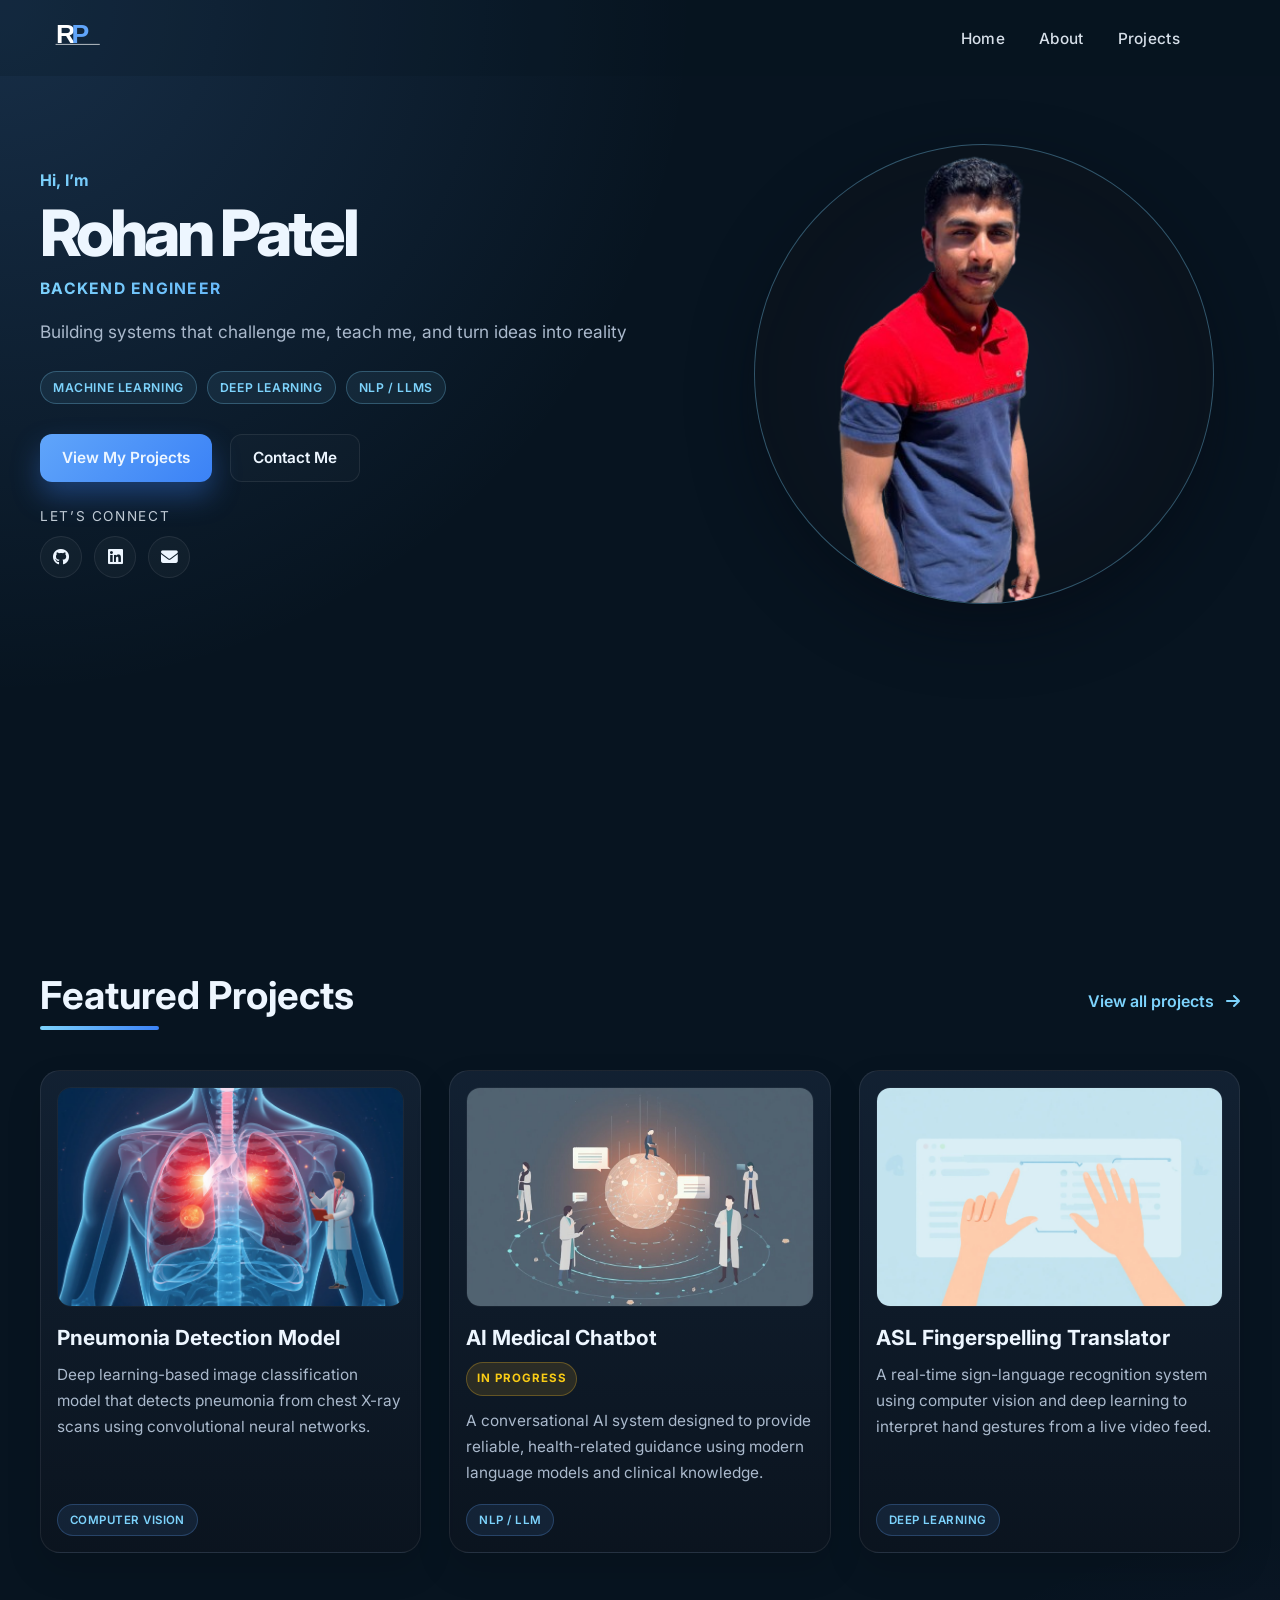
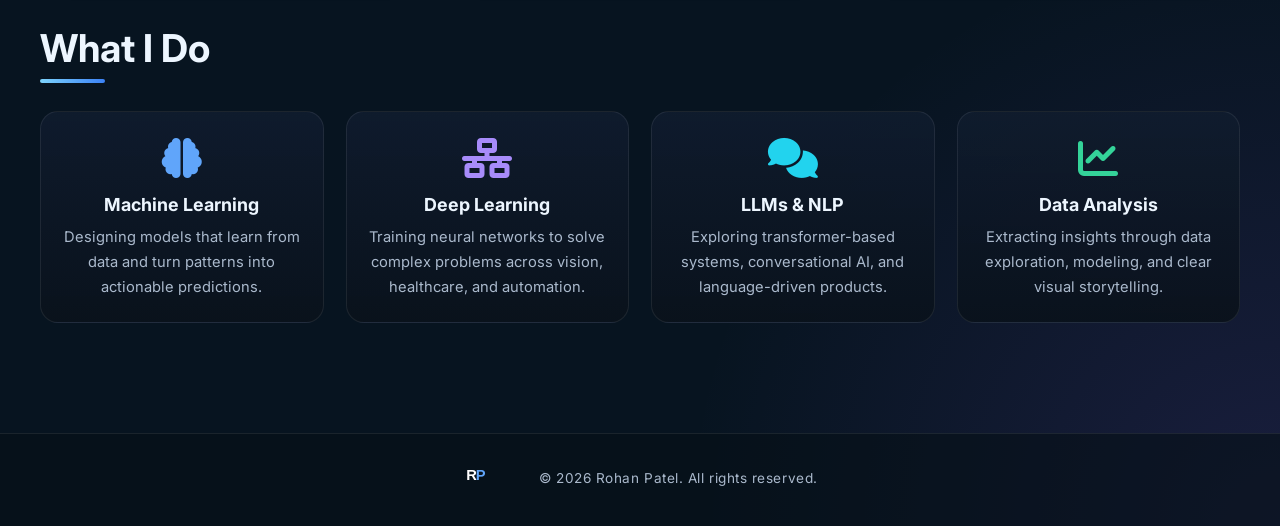
<file: index.html>
<!DOCTYPE html>
<html lang="en">
<head>
    <meta charset="UTF-8">
    <meta name="viewport" content="width=device-width, initial-scale=1.0">
    <meta name="description" content="Rohan Patel is an AI and machine learning engineer building practical systems in computer vision, NLP, and data-driven product development.">
    <title>Rohan Patel | AI & ML Portfolio</title>
    <meta property="og:type" content="website">
    <meta property="og:title" content="Rohan Patel | AI & Machine Learning Portfolio">
    <meta property="og:description" content="Explore Rohan Patel's AI, machine learning, NLP, and software engineering projects.">
    <meta property="og:url" content="https://rohanpatel512.github.io/Rohan-Portfolio-Website/">
    <meta property="og:image" content="https://rohanpatel512.github.io/Rohan-Portfolio-Website/assets/images/portfolio_preview.jpg">
    <meta property="og:image:width" content="1200">
    <meta property="og:image:height" content="627">

    <link rel="preconnect" href="https://fonts.googleapis.com">
    <link rel="preconnect" href="https://fonts.gstatic.com" crossorigin>
    <link href="https://fonts.googleapis.com/css2?family=Inter:wght@400;500;600;700;800;900&display=swap" rel="stylesheet">
    <link rel="stylesheet" href="https://cdnjs.cloudflare.com/ajax/libs/font-awesome/6.5.0/css/all.min.css">
    <link rel="stylesheet" href="css/styles.css">
</head>
<body>

    <div class="main-layout">
        <div class="header-container">
            <div class="tab-container">
                <div class="menu-overlay"></div>
                <div class="logo" aria-label="Rohan Patel home">
                    <svg width="140" height="60" viewBox="0 0 140 60" xmlns="http://www.w3.org/2000/svg" role="img" aria-label="Rohan Patel logo">
                        <text x="10" y="40" font-family="Arial, sans-serif" font-size="38" font-weight="800" fill="#ffffff" letter-spacing="-6">R</text>
                        <text x="32" y="40" font-family="Arial, sans-serif" font-size="38" font-weight="800" fill="#60a5fa" letter-spacing="-6">P</text>
                        <line x1="10" y1="42" x2="72" y2="42" stroke="#ffffff" stroke-width="1" stroke-linecap="round" opacity="1"/>
                    </svg>
                </div>
                <nav class="navbar" aria-label="Main navigation">
                    <ul class="nav-links">
                        <li><a href="./index.html">Home</a></li>
                        <li><a href="./pages/about.html">About</a></li>
                        <li><a href="./pages/projects.html">Projects</a></li>
                    </ul>
                </nav>
                <div class="hamburger" aria-label="Open menu" role="button" tabindex="0">
                    <span></span>
                    <span></span>
                    <span></span>
                </div>
            </div>

            <div class="hero-section">
                <div class="intro-container">
                    <div class="text-container">
                        <p class="intro-p" id="p1">Hi, I’m</p>
                        <h1>Rohan Patel</h1>
                        <p class="intro-p" id="p2">Backend Engineer</p>
                        <p id="description">
                            Building systems that challenge me, teach me, and turn ideas into reality
                        </p>
                    </div>

                    <div class="hero-badges" aria-label="Key strengths">
                        <span class="badge">Machine Learning</span>
                        <span class="badge">Deep Learning</span>
                        <span class="badge">NLP / LLMs</span>
                    </div>

                    <div class="button-container">
                        <a href="./pages/projects.html" class="primary-btn">View My Projects</a>
                        <a href="mailto:rohan.patel0329@gmail.com" class="secondary-btn">Contact Me</a>
                    </div>

                    <div class="connect-container">
                        <p class="connect-title">Let’s Connect</p>
                        <div class="icon-container">
                            <a href="https://github.com/Rohanpatel512" target="_blank" rel="noreferrer" aria-label="GitHub">
                                <i class="fa-brands fa-github"></i>
                            </a>
                            <a href="https://www.linkedin.com/in/r29" target="_blank" rel="noreferrer" aria-label="LinkedIn">
                                <i class="fa-brands fa-linkedin"></i>
                            </a>
                            <a href="mailto:rohan.patel0329@gmail.com" aria-label="Email">
                                <i class="fa-solid fa-envelope"></i>
                            </a>
                        </div>
                    </div>
                </div>

                <div class="image-container">
                    <img src="./assets/images/hero_img.png" alt="Rohan Patel portrait illustration">
                </div>
            </div>
        </div>

        <section class="featured-projects">
            <div class="section-header">
                <h2 class="section-title">Featured Projects</h2>
                <a href="./pages/projects.html" class="view-projects-link">View all projects <i class="fa-solid fa-arrow-right"></i></a>
            </div>

            <div class="projects-grid">
                <article class="project-card">
                    <img src="./assets/images/pneumonia.jpg" alt="Pneumonia Detection Model project preview">
                    <h3>Pneumonia Detection Model</h3>
                    <p>
                        Deep learning-based image classification model that detects pneumonia from chest X-ray scans using convolutional neural networks.
                    </p>
                    <div class="tech-tag">Computer Vision</div>
                </article>

                <article class="project-card">
                    <img src="./assets/images/chatbot.jpg" alt="AI medical chatbot project preview">
                    <h3>AI Medical Chatbot</h3>
                    <p>
                        <strong class="status-badge">IN PROGRESS</strong><br>
                        A conversational AI system designed to provide reliable, health-related guidance using modern language models and clinical knowledge.
                    </p>
                    <div class="tech-tag">NLP / LLM</div>
                </article>

                <article class="project-card">
                    <img src="./assets/images/fingerspelling.jpg" alt="ASL Fingerspelling Translator project preview">
                    <h3>ASL Fingerspelling Translator</h3>
                    <p>
                        A real-time sign-language recognition system using computer vision and deep learning to interpret hand gestures from a live video feed.
                    </p>
                    <div class="tech-tag">Deep Learning</div>
                </article>
            </div>
        </section>

        <section class="what-i-do">
            <div class="what-i-do-header">
                <h2 class="what-i-do-title">What I Do</h2>
            </div>

            <div class="capabilities-grid">
                <div class="capability-box">
                    <i class="fa-solid fa-brain" id="i1"></i>
                    <h3>Machine Learning</h3>
                    <p>Designing models that learn from data and turn patterns into actionable predictions.</p>
                </div>
                <div class="capability-box">
                    <i class="fa-solid fa-network-wired" id="i2"></i>
                    <h3>Deep Learning</h3>
                    <p>Training neural networks to solve complex problems across vision, healthcare, and automation.</p>
                </div>
                <div class="capability-box">
                    <i class="fa-solid fa-comments" id="i3"></i>
                    <h3>LLMs & NLP</h3>
                    <p>Exploring transformer-based systems, conversational AI, and language-driven products.</p>
                </div>
                <div class="capability-box">
                    <i class="fa-solid fa-chart-line" id="i4"></i>
                    <h3>Data Analysis</h3>
                    <p>Extracting insights through data exploration, modeling, and clear visual storytelling.</p>
                </div>
            </div>
        </section>

        <footer class="footer">
            <div class="footer-logo">
                <svg width="65" height="30" viewBox="0 0 140 60" xmlns="http://www.w3.org/2000/svg" role="img" aria-label="Rohan Patel logo">
                    <text x="10" y="40" font-family="Arial, sans-serif" font-size="34" font-weight="800" fill="#ffffff" letter-spacing="-6">R</text>
                    <text x="32" y="40" font-family="Arial, sans-serif" font-size="34" font-weight="800" fill="#60a5fa" letter-spacing="-6">P</text>
                </svg>
            </div>

            <div class="footer-text">
                <p>© 2026 Rohan Patel. All rights reserved.</p>
            </div>
        </footer>
    </div>

    <script src="./js/navbar.js"></script>
</body>
</html>
</file>
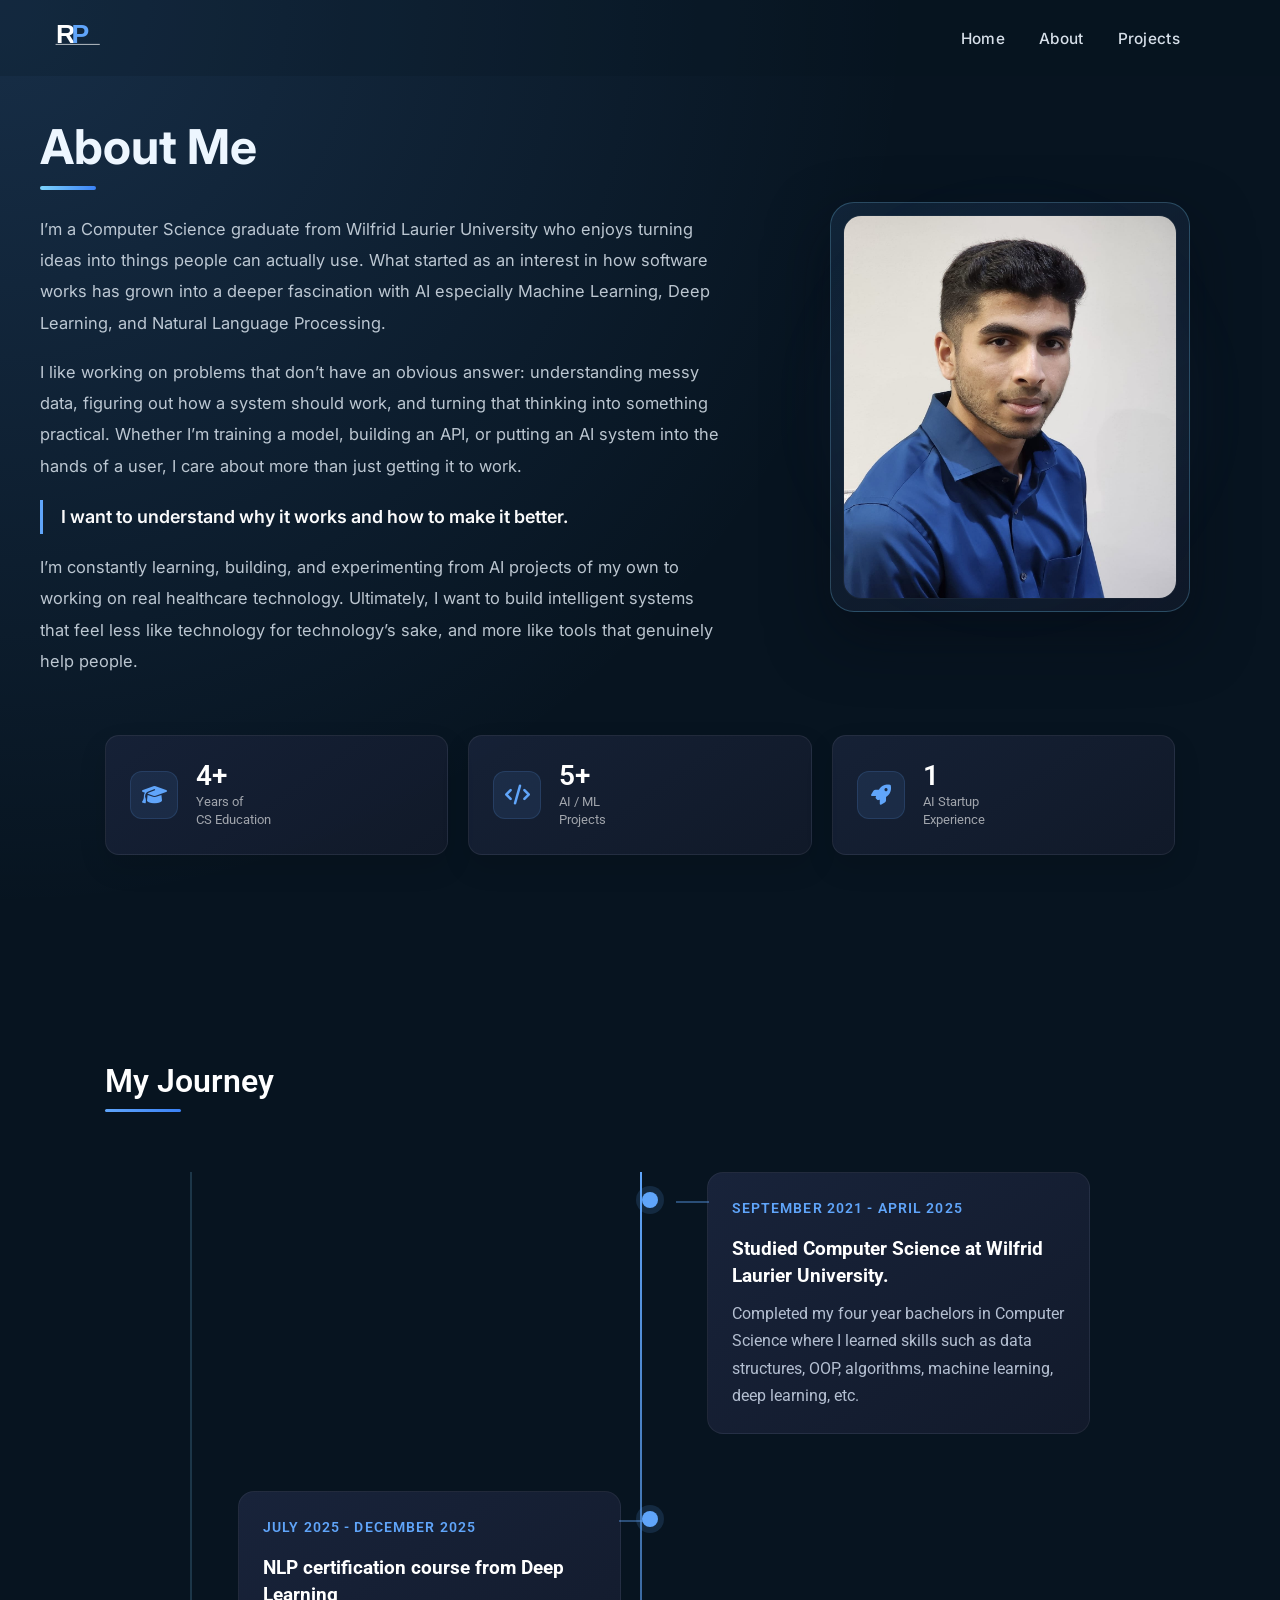
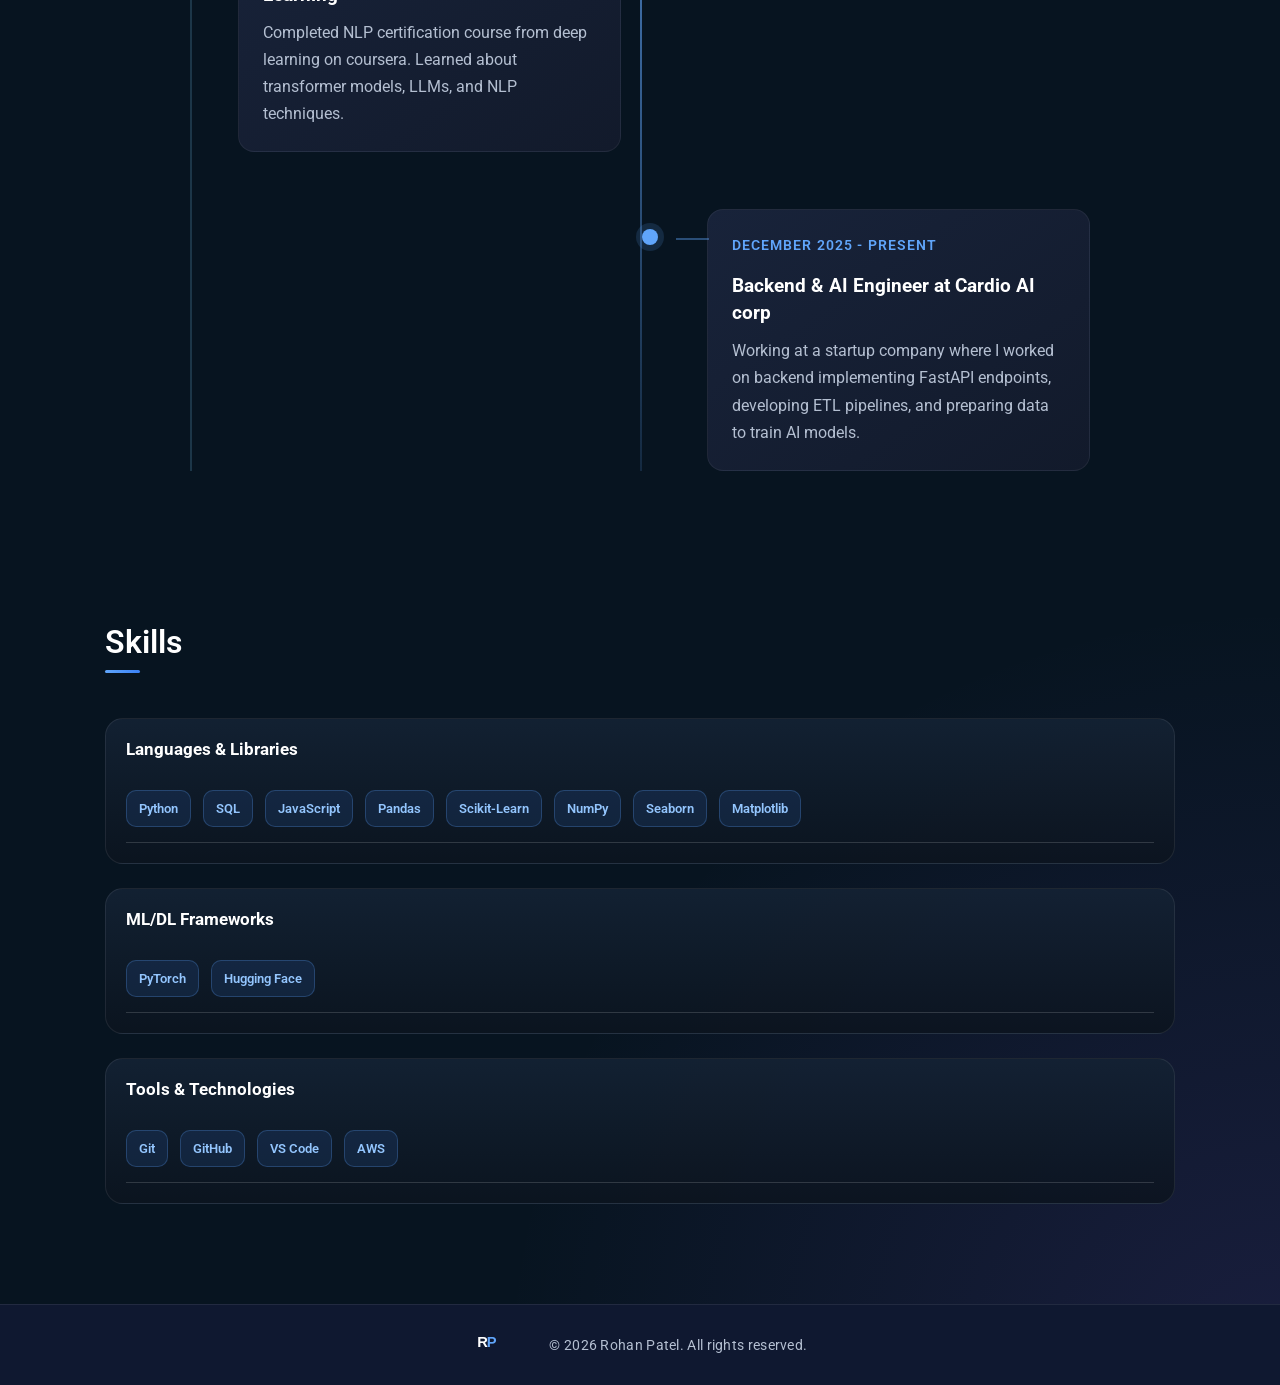
<file: pages/about.html>
<!DOCTYPE html>
<html lang="en">
<head>
    <meta charset="UTF-8">
    <meta name="viewport" content="width=device-width, initial-scale=1.0">
    <title>About Section</title>
    <link rel="preconnect" href="https://fonts.googleapis.com">
    <link rel="preconnect" href="https://fonts.gstatic.com" crossorigin>
    <link href="https://fonts.googleapis.com/css2?family=Inter:ital,opsz,wght@0,14..32,100..900;1,14..32,100..900&family=Roboto:ital,wght@0,100..900;1,100..900&display=swap" rel="stylesheet">
    <link rel="stylesheet" href="https://cdnjs.cloudflare.com/ajax/libs/font-awesome/6.5.0/css/all.min.css">
    <link rel="stylesheet" href="../css/about.css">
</head>
<body>

    <div class="main-layout">
        <div class="header-container">
            <div class="tab-container">
                <div class="menu-overlay"></div>
                <div class="logo">
                    <svg width="140" height="60" viewBox="0 0 140 60" xmlns="http://www.w3.org/2000/svg">

                        <!-- R -->
                        <text x="10" y="40"
                              font-family="Arial, sans-serif"
                              font-size="38"
                              font-weight="800"
                              fill="#ffffff"
                              letter-spacing="-6">
                            R
                        </text>

                        <!-- P (slightly overlapped to create interlock feel) -->
                        <text x="32" y="40"
                              font-family="Arial, sans-serif"
                              font-size="38"
                              font-weight="800"
                              fill="#60a5fa"
                              letter-spacing="-6">
                            P
                        </text>

                        <!-- Underline -->
                        <line x1="10" y1="42" x2="72" y2="42"
                              stroke="#ffffff"
                              stroke-width="1"
                              stroke-linecap="round"
                              opacity="1"/>

                    </svg>
                </div>
                <nav class="navbar">
                    <ul class="nav-links">
                        <li><a href="../index.html">Home</a></li>
                        <li><a href="./about.html">About</a></li>
                        <li><a href="./projects.html">Projects</a></li>
                    </ul>
                </nav>
                <div class="hamburger">
                    <span></span>
                    <span></span>
                    <span></span>
                </div>

            </div>

            
            <div class="about-section">
                <div class="about-description-container">
                    <h2 class="about-me-title">About Me</h2>

                    <p>
                        I’m a Computer Science graduate from Wilfrid Laurier University who enjoys turning ideas into things people can actually use. What started as an interest in how software works has grown into a deeper fascination with AI especially Machine Learning, Deep Learning, and Natural Language Processing.
                    </p>

                    <p>
                        I like working on problems that don’t have an obvious answer: understanding messy data, figuring out how a system should work, and turning that thinking into something practical. Whether I’m training a model, building an API, or putting an AI system into the hands of a user, I care about more than just getting it to work.
                    </p>

                    <p class="about-highlight">
                        I want to understand why it works and how to make it better.
                    </p>

                    <p>
                        I’m constantly learning, building, and experimenting from AI projects of my own to working on real healthcare technology. Ultimately, I want to build intelligent systems that feel less like technology for technology’s sake, and more like tools that genuinely help people.
                    </p>
                </div>

                <div class="about-image-container">
                    <div class="about-image-wrapper">
                        <img src="../assets/images/about-me-img.jpeg" alt="Rohan Patel">
                    </div>
                </div>
            </div>
        


            <div class="stats-section">
                <div class="stats-card">
                    <div class="stats-icon">
                        <i class="fa-sharp fa-solid fa-graduation-cap"></i>
                    </div>
                    <div class="stats-info">
                        <h3>4+</h3>
                        <p>Years of<br>CS Education</p>
                    </div>
                </div>

                <div class="stats-card">
                    <div class="stats-icon">
                        <i class="fa-solid fa-code"></i>
                    </div>
                    <div class="stats-info">
                        <h3>5+</h3>
                        <p>AI / ML<br>Projects</p>
                    </div>
                </div>  
    

                <div class="stats-card">
                    <div class="stats-icon">
                        <i class="fa-solid fa-rocket"></i>
                    </div>
                    <div class="stats-info">
                        <h3>1</h3>
                        <p>AI Startup<br>Experience</p>
                    </div>
                </div>
            </div>
        </div>

        <div class="journey-section">
            <div class="journey-header">
                <h4 class="journey-title">My Journey</h4>
            </div>

            <div class="journey-timeline">

                <div class="journey-item">
                    <div class="journey-dot"></div>

                    <div class="journey-content">
                        <span class="journey-date">September 2021 - April 2025</span>
                        <h3>Studied Computer Science at Wilfrid Laurier University.</h3>
                        <p>
                            Completed my four year bachelors in Computer Science where 
                            I learned skills such as data structures, OOP, algorithms,
                            machine learning, deep learning, etc.
                        </p>
                    </div>
                </div>

                <div class="journey-item">
                    <div class="journey-dot"></div>

                    <div class="journey-content">
                        <span class="journey-date">July 2025 - December 2025</span>
                        <h3>NLP certification course from Deep Learning</h3>
                        <p>
                            Completed NLP certification course from deep learning on coursera.
                            Learned about transformer models, LLMs, and NLP techniques.
                        </p>
                    </div>
                </div>

                <div class="journey-item">
                    <div class="journey-dot"></div>

                    <div class="journey-content">
                        <span class="journey-date">December 2025 - Present</span>
                        <h3>Backend & AI Engineer at Cardio AI corp</h3>
                        <p>
                            Working at a startup company where I worked on backend
                            implementing FastAPI endpoints, developing ETL pipelines,
                            and preparing data to train AI models.
                        </p>
                    </div>
                </div>

            </div>
        </div>

        <div class="skills-section">
            <div class="skills-header-container">
                <h4 class="skills-title">Skills</h4>
            </div>
            <div class="skills-container">

                <div class="languages-container">
                    <div class="languages-subtitle">
                        <h4>Languages & Libraries</h4>
                    </div>
                    <div class="languages-tags-container">
                        <div>Python</div>
                        <div>SQL</div>
                        <div>JavaScript</div>
                        <div>Pandas</div>
                        <div>Scikit-Learn</div>
                        <div>NumPy</div>
                        <div>Seaborn</div>
                        <div>Matplotlib</div>
                    </div>
                </div>


                <div class="frameworks-container">
                    <div class="frameworks-subtitle">
                        <h4>ML/DL Frameworks</h4>
                    </div>
                    <div class="framework-tags-container">
                        <div>PyTorch</div>
                        <div>Hugging Face</div>
                    </div>
                </div>

                <div class="tools-container">
                    <div class="tools-subtitle">
                        <h4>Tools & Technologies</h4>
                    </div>
                    <div class="tools-tags-container">
                        <div>Git</div>
                        <div>GitHub</div>
                        <div>VS Code</div>
                        <div>AWS</div>
                    </div>
                </div>
            </div>
        </div>

        <footer class="footer">

            <div class="footer-logo">

                <svg width="65" height="30" viewBox="0 0 140 60" xmlns="http://www.w3.org/2000/svg">

                    <text x="10"
                        y="40"
                        font-family="Arial, sans-serif"
                        font-size="34"
                        font-weight="800"
                        fill="#ffffff"
                        letter-spacing="-6">
                        R
                    </text>

                    <text x="32"
                        y="40"
                        font-family="Arial, sans-serif"
                        font-size="34"
                        font-weight="800"
                        fill="#60a5fa"
                        letter-spacing="-6">
                        P
                    </text>

                </svg>

            </div>

            <div class="footer-text">
                <p>© 2026 Rohan Patel. All rights reserved.</p>
            </div>

        </footer>


    </div>

    <script src="../js/navbar.js"></script>
</body>
</html>
</file>
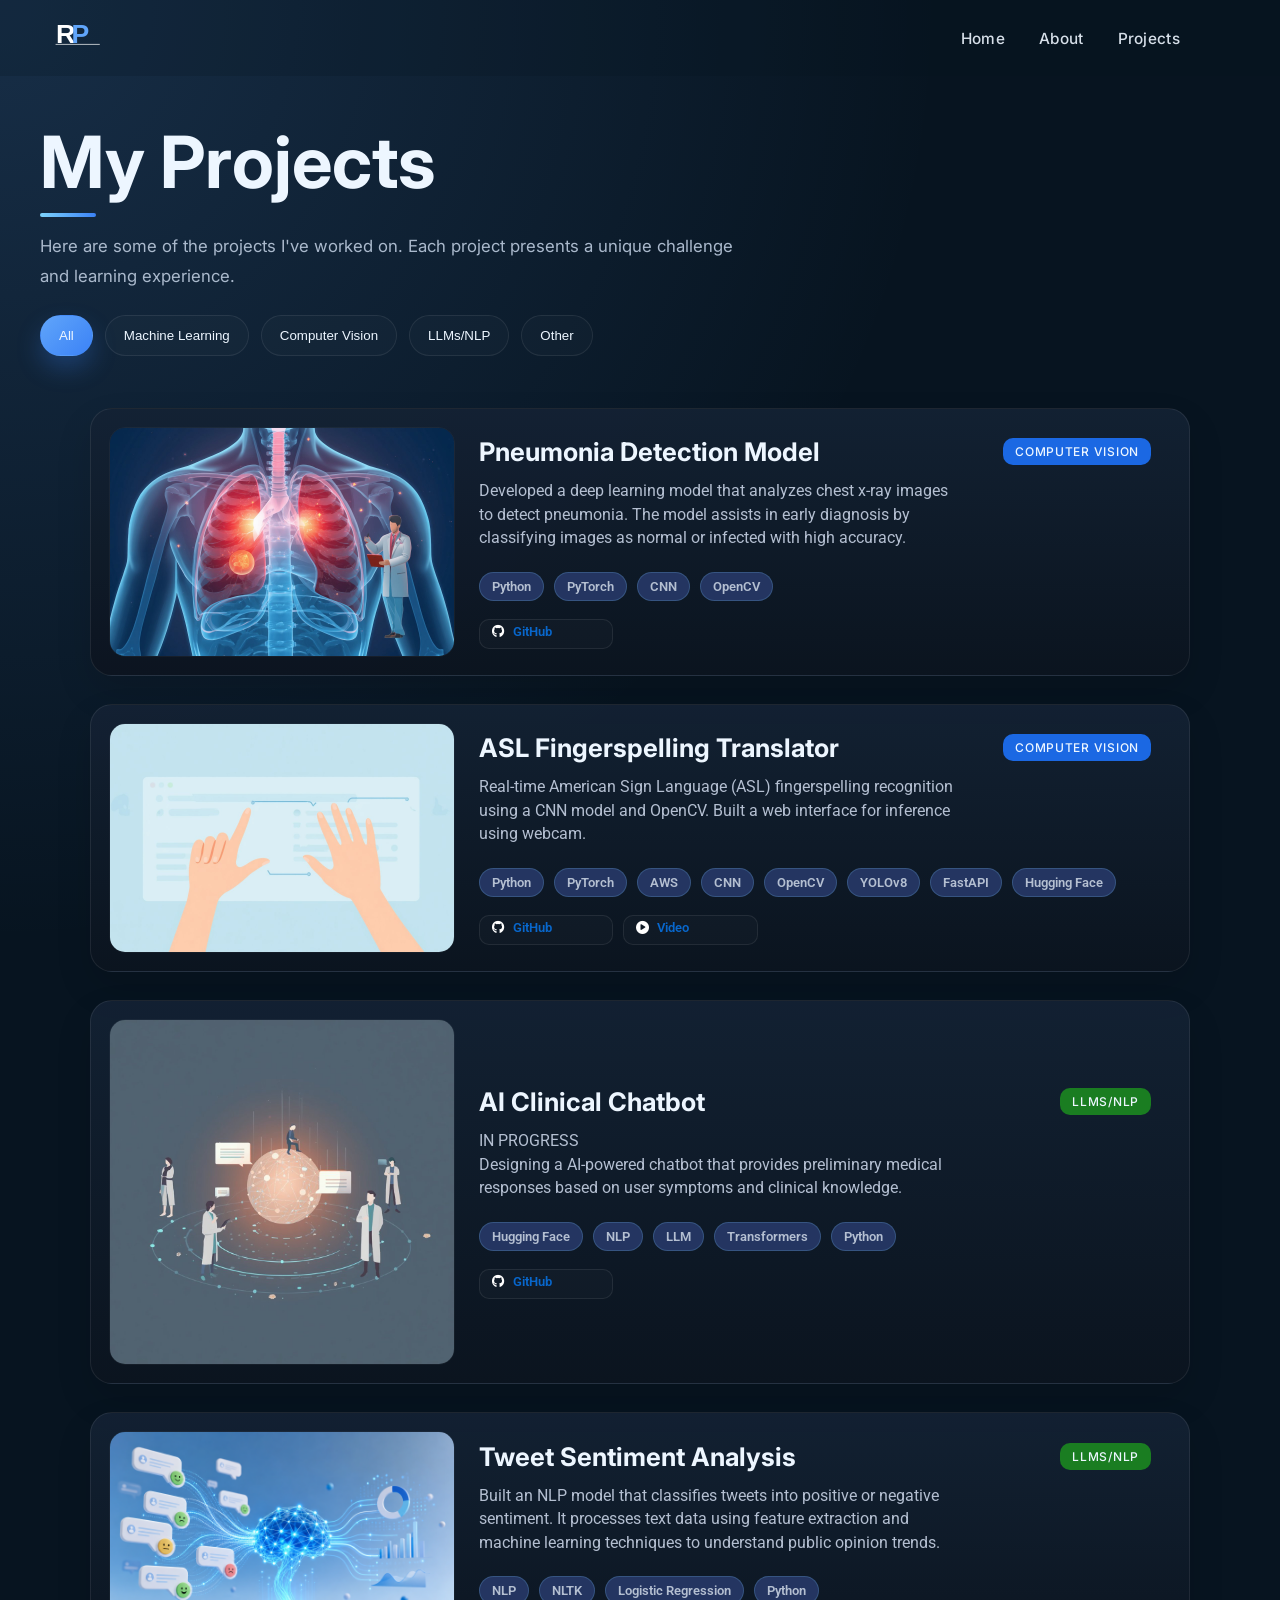
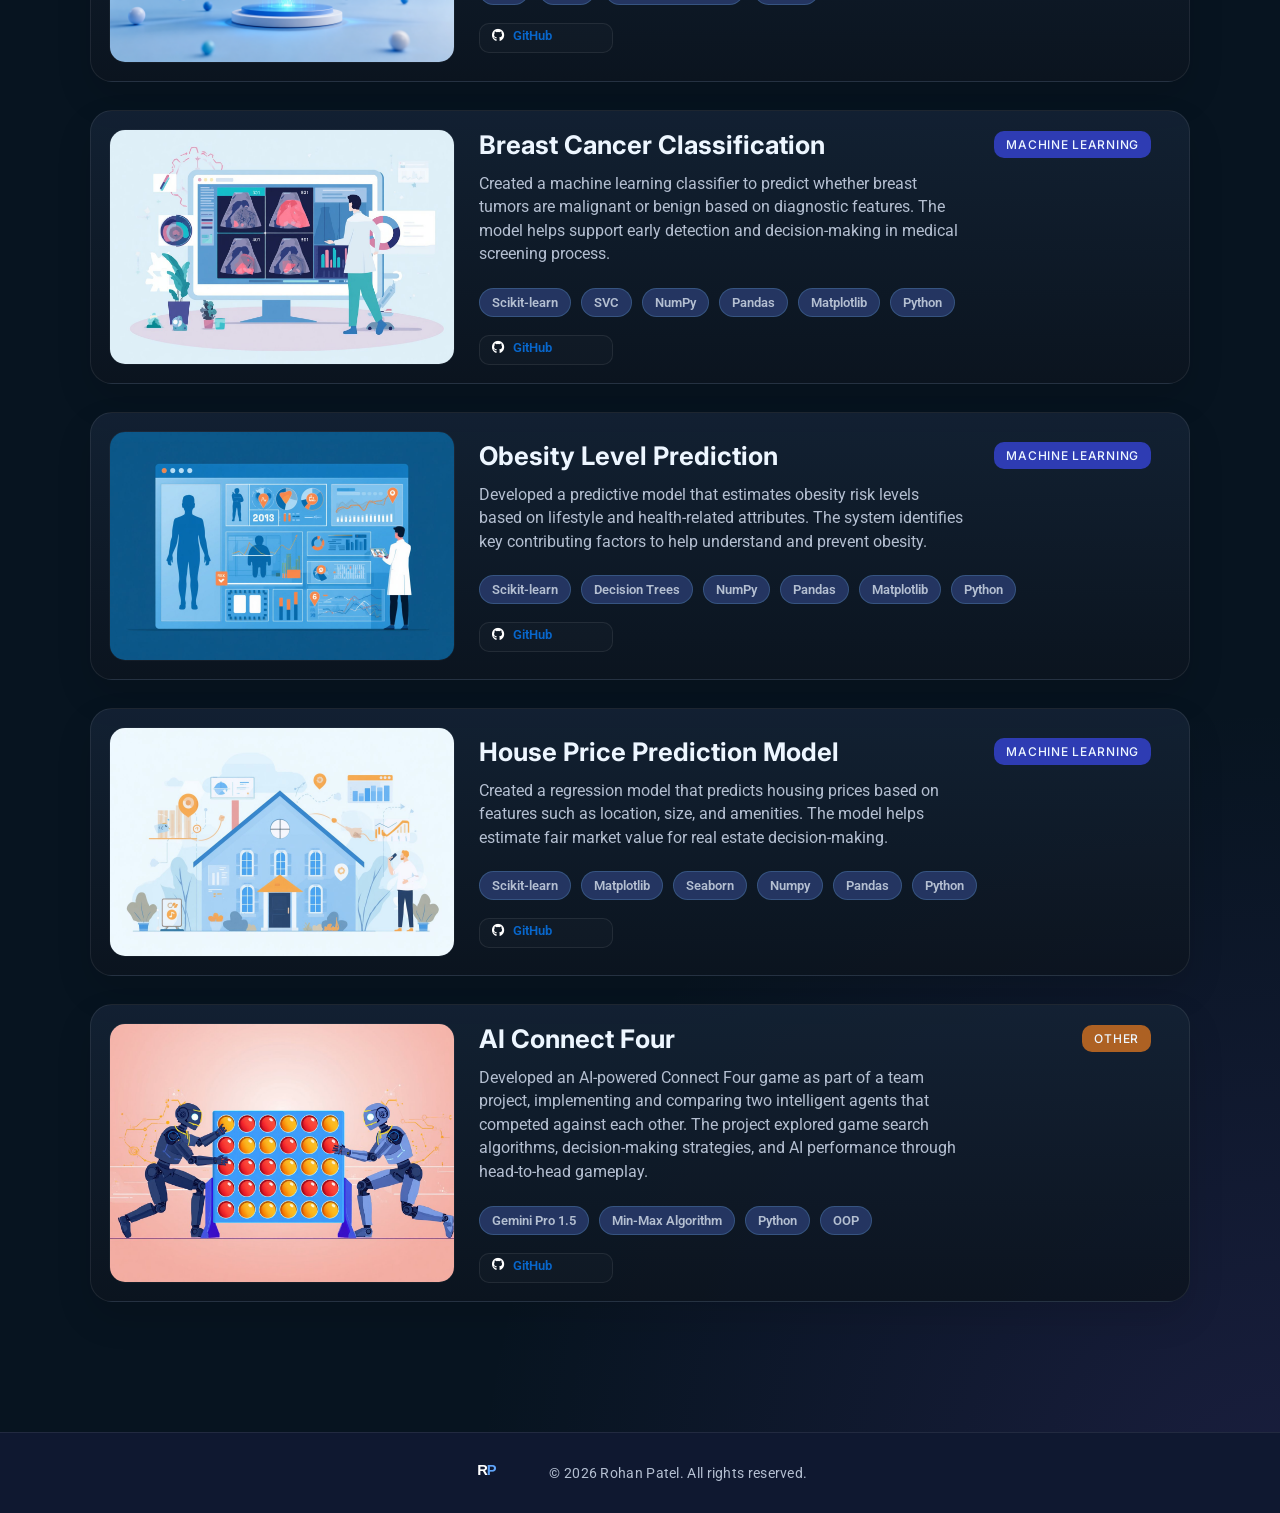
<file: pages/projects.html>
<!DOCTYPE html>
<html lang="en">
<head>
    <meta charset="UTF-8">
    <meta name="viewport" content="width=device-width, initial-scale=1.0">
    <title>Projects Section</title>
    <link rel="preconnect" href="https://fonts.googleapis.com">
    <link rel="preconnect" href="https://fonts.gstatic.com" crossorigin>
    <link href="https://fonts.googleapis.com/css2?family=Inter:ital,opsz,wght@0,14..32,100..900;1,14..32,100..900&family=Roboto:ital,wght@0,100..900;1,100..900&display=swap" rel="stylesheet">
    <link rel="stylesheet" href="https://cdnjs.cloudflare.com/ajax/libs/font-awesome/6.5.0/css/all.min.css">
    <link rel="stylesheet" href="../css/projects.css">
</head>
<body>

    <div class="main-layout">
        <div class="header-container">
            <div class="tab-container">
                <div class="menu-overlay"></div>
                <div class="logo">
                    <svg width="140" height="60" viewBox="0 0 140 60" xmlns="http://www.w3.org/2000/svg">

                        <!-- R -->
                        <text x="10" y="40"
                              font-family="Arial, sans-serif"
                              font-size="38"
                              font-weight="800"
                              fill="#ffffff"
                              letter-spacing="-6">
                            R
                        </text>

                        <!-- P (slightly overlapped to create interlock feel) -->
                        <text x="32" y="40"
                              font-family="Arial, sans-serif"
                              font-size="38"
                              font-weight="800"
                              fill="#60a5fa"
                              letter-spacing="-6">
                            P
                        </text>

                        <!-- Underline -->
                        <line x1="10" y1="42" x2="72" y2="42"
                              stroke="#ffffff"
                              stroke-width="1"
                              stroke-linecap="round"
                              opacity="1"/>

                    </svg>
                </div>
                <nav class="navbar">
                    <ul class="nav-links">
                        <li><a href="../index.html">Home</a></li>
                        <li><a href="./about.html">About</a></li>
                        <li><a href="./projects.html">Projects</a></li>
                    </ul>
                </nav>
                <div class="hamburger">
                    <span></span>
                    <span></span>
                    <span></span>
                </div>


            </div>

            <div class="projects-title-container">
                <div class="projects-title">
                    <h2>My Projects</h2>
                </div>
                <div class="projects-description">
                    <p>Here are some of the projects I've worked on. Each project
                        presents a unique challenge and learning experience.
                    </p>
                </div>
                <div class="projects-tabs">
                    <button type="button" class="projects-btn">All</button>
                    <button type="button" class="projects-btn">Machine Learning</button>
                    <button type="button" class="projects-btn">Computer Vision</button>
                    <button type="button" class="projects-btn">LLMs/NLP</button>
                    <button type="button" class="projects-btn">Other</button>
                </div>
            </div>
        </div>
        <div class="projects-list-container">
        </div>

        <footer class="footer">

            <div class="footer-logo">

                <svg width="65" height="30" viewBox="0 0 140 60" xmlns="http://www.w3.org/2000/svg">

                    <text x="10"
                        y="40"
                        font-family="Arial, sans-serif"
                        font-size="34"
                        font-weight="800"
                        fill="#ffffff"
                        letter-spacing="-6">
                        R
                    </text>

                    <text x="32"
                        y="40"
                        font-family="Arial, sans-serif"
                        font-size="34"
                        font-weight="800"
                        fill="#60a5fa"
                        letter-spacing="-6">
                        P
                    </text>

                </svg>

            </div>

            <div class="footer-text">
                <p>© 2026 Rohan Patel. All rights reserved.</p>
            </div>

        </footer>

    </div>


    <script src="../js/navbar.js"></script>
    <script src="../js/projects.js"></script>

</body>
</html>
</file>
<file: css/styles.css>
:root {
    --bg: #071420;
    --bg-soft: #0f1e2d;
    --panel: rgba(15, 24, 39, 0.9);
    --panel-strong: #101c2e;
    --white: #edf6ff;
    --muted: #aab9cc;
    --primary: #7dd3fc;
    --secondary: #8b5cf6;
    --accent: #60a5fa;
    --accent-strong: #3b82f6;
    --success: #34d399;
    --border: rgba(255, 255, 255, 0.08);
    --shadow: 0 25px 60px rgba(5, 10, 20, 0.5);
}

* {
    margin: 0;
    padding: 0;
    box-sizing: border-box;
}

html {
    scroll-behavior: smooth;
}

body {
    overflow-x: hidden;
    background:
        radial-gradient(circle at top left, rgba(96, 165, 250, 0.18), transparent 28%),
        radial-gradient(circle at bottom right, rgba(139, 92, 246, 0.14), transparent 24%),
        var(--bg);
    color: var(--white);
    font-family: 'Inter', sans-serif;
}

a {
    color: inherit;
    text-decoration: none;
}

img {
    display: block;
    max-width: 100%;
}

.menu-overlay {
    position: fixed;
    inset: 0;
    background: rgba(4, 8, 16, 0.55);
    opacity: 0;
    visibility: hidden;
    transition: all 0.3s ease;
    z-index: 999;
}

.menu-overlay.active {
    opacity: 1;
    visibility: visible;
}

.main-layout {
    display: flex;
    flex-direction: column;
    width: 100%;
    min-height: 100vh;
}

.header-container {
    display: flex;
    flex-direction: column;
    min-height: 100vh;
    padding-top: 120px;
    padding-bottom: 40px;
}

.tab-container {
    position: fixed;
    top: 0;
    z-index: 1000;
    width: 100%;
    height: 76px;
    display: flex;
    justify-content: space-between;
    align-items: center;
    padding: 0 28px;
    background: rgba(7, 20, 32, 0.2);
    border-bottom: 1px solid transparent;
    transition: all 0.3s ease;
}

.tab-container.scrolled {
    background: rgba(7, 20, 32, 0.82);
    backdrop-filter: blur(18px);
    -webkit-backdrop-filter: blur(18px);
    border-bottom: 1px solid var(--border);
    box-shadow: 0 12px 30px rgba(0, 0, 0, 0.18);
}

.logo svg {
    height: 42px;
    cursor: pointer;
}

.navbar {
    display: inline-flex;
}

.nav-links {
    display: flex;
    align-items: center;
    list-style: none;
    margin-right: 72px;
    gap: 34px;
}

.nav-links li a {
    position: relative;
    display: inline-block;
    text-decoration: none;
    color: rgba(237, 246, 255, 0.9);
    font-size: 0.96rem;
    font-weight: 500;
    letter-spacing: 0.02em;
    transition: color 0.25s ease;
}

.nav-links li a:hover {
    color: var(--white);
}

.nav-links li a::after {
    content: "";
    position: absolute;
    left: 0;
    bottom: -9px;
    width: 0;
    height: 2px;
    background: linear-gradient(90deg, var(--primary), var(--accent));
    border-radius: 999px;
    transition: width 0.25s ease;
}

.nav-links li a:hover::after {
    width: 100%;
}

.hero-section {
    display: grid;
    grid-template-columns: 1.2fr 1fr;
    gap: 72px;
    max-width: 1200px;
    width: min(1200px, calc(100% - 48px));
    margin: 0 auto;
    align-items: center;
}

.intro-container {
    display: flex;
    flex-direction: column;
    align-items: flex-start;
    justify-content: center;
}

.text-container {
    width: 100%;
    max-width: 590px;
    color: var(--white);
}

#p1 {
    margin-bottom: 12px;
}

#p2 {
    margin-top: 14px;
    margin-bottom: 18px;
    font-size: 0.98rem;
    letter-spacing: 0.08em;
    text-transform: uppercase;
}

.text-container h1 {
    font-size: clamp(3rem, 5vw, 5rem);
    line-height: 0.98;
    letter-spacing: -0.06em;
    font-weight: 800;
    margin-bottom: 10px;
}

#description {
    max-width: 600px;
    color: var(--muted);
    font-size: 1.08rem;
    line-height: 1.8;
}

.intro-p {
    background: linear-gradient(135deg, var(--primary), var(--accent-strong));
    -webkit-background-clip: text;
    background-clip: text;
    -webkit-text-fill-color: transparent;
    font-weight: 700;
}

.hero-badges {
    display: flex;
    flex-wrap: wrap;
    gap: 10px;
    margin-top: 24px;
}

.badge {
    display: inline-flex;
    align-items: center;
    padding: 8px 12px;
    border-radius: 999px;
    border: 1px solid rgba(125, 211, 252, 0.28);
    background: rgba(125, 211, 252, 0.08);
    color: var(--primary);
    font-size: 0.76rem;
    font-weight: 600;
    letter-spacing: 0.05em;
    text-transform: uppercase;
}

.button-container {
    display: flex;
    align-items: center;
    gap: 18px;
    margin-top: 30px;
    flex-wrap: wrap;
}

.primary-btn,
.secondary-btn {
    display: inline-flex;
    align-items: center;
    justify-content: center;
    min-height: 48px;
    padding: 0 22px;
    border-radius: 12px;
    font-size: 0.96rem;
    font-weight: 600;
    transition: transform 0.25s ease, box-shadow 0.25s ease, border-color 0.25s ease;
}

.primary-btn {
    background: linear-gradient(135deg, var(--accent), var(--accent-strong));
    color: var(--white);
    box-shadow: 0 14px 28px rgba(59, 130, 246, 0.35);
}

.secondary-btn {
    background: rgba(255, 255, 255, 0.02);
    border: 1px solid var(--border);
    color: var(--white);
}

.primary-btn:hover,
.secondary-btn:hover {
    transform: translateY(-2px);
}

.connect-container {
    margin-top: 26px;
    display: flex;
    flex-direction: column;
    align-items: flex-start;
}

.connect-title {
    color: rgba(237, 246, 255, 0.8);
    font-size: 0.85rem;
    margin-bottom: 12px;
    letter-spacing: 0.12em;
    text-transform: uppercase;
}

.icon-container {
    display: flex;
    align-items: center;
    gap: 12px;
}

.icon-container a {
    display: inline-flex;
    align-items: center;
    justify-content: center;
    width: 42px;
    height: 42px;
    border-radius: 50%;
    background: rgba(255, 255, 255, 0.03);
    border: 1px solid var(--border);
    color: var(--white);
    font-size: 1.05rem;
    transition: transform 0.2s ease, border-color 0.2s ease, background 0.2s ease;
}

.icon-container a:hover {
    transform: translateY(-2px);
    border-color: rgba(125, 211, 252, 0.4);
    background: rgba(96, 165, 250, 0.08);
}

.image-container {
    position: relative;
    display: flex;
    align-items: center;
    justify-content: center;
    padding: 24px;
}

.image-container::before {
    content: "";
    position: absolute;
    inset: 12% 10% 8% 10%;
    border-radius: 50%;
    background: radial-gradient(circle, rgba(96, 165, 250, 0.28), transparent 62%);
    filter: blur(35px);
    z-index: 0;
}

.image-container img {
    position: relative;
    z-index: 1;
    width: min(100%, 460px);
    aspect-ratio: 1;
    object-fit: cover;
    border-radius: 50%;
    border: 1px solid rgba(125, 211, 252, 0.35);
    box-shadow: var(--shadow);
    background: rgba(12, 19, 29, 0.7);
    transition: transform 0.35s ease;
}

.image-container img:hover {
    transform: scale(1.02);
}

.featured-projects,
.what-i-do {
    width: min(1200px, calc(100% - 48px));
    margin: 0 auto;
    padding-top: 72px;
}

.section-header,
.what-i-do-header {
    display: flex;
    justify-content: space-between;
    align-items: center;
    width: 100%;
    margin-bottom: 28px;
}

.section-title,
.what-i-do-title {
    position: relative;
    display: inline-block;
    color: var(--white);
    font-size: clamp(1.9rem, 3vw, 2.5rem);
    font-weight: 700;
    padding-bottom: 12px;
}

.section-title::after,
.what-i-do-title::after {
    content: "";
    position: absolute;
    left: 0;
    bottom: 0;
    width: 38%;
    height: 4px;
    border-radius: 999px;
    background: linear-gradient(90deg, var(--primary), var(--accent-strong));
}

.view-projects-link {
    color: var(--primary);
    font-weight: 600;
    transition: opacity 0.2s ease;
}

.view-projects-link:hover {
    opacity: 0.85;
}

.view-projects-link i {
    margin-left: 8px;
}

.projects-grid {
    display: grid;
    grid-template-columns: repeat(3, minmax(0, 1fr));
    gap: 28px;
    padding-top: 12px;
}

.project-card {
    background: linear-gradient(180deg, rgba(20, 34, 52, 0.9), rgba(12, 20, 31, 0.9));
    border: 1px solid var(--border);
    border-radius: 20px;
    overflow: hidden;
    padding: 16px;
    display: flex;
    flex-direction: column;
    transition: transform 0.25s ease, border-color 0.25s ease, box-shadow 0.25s ease;
    box-shadow: 0 16px 36px rgba(0, 0, 0, 0.12);
}

.project-card:hover {
    transform: translateY(-5px);
    border-color: rgba(125, 211, 252, 0.25);
    box-shadow: 0 22px 48px rgba(0, 0, 0, 0.22);
}

.project-card img {
    width: 100%;
    height: 220px;
    object-fit: cover;
    border-radius: 14px;
    margin-bottom: 18px;
    border: 1px solid rgba(255, 255, 255, 0.04);
}

.project-card h3 {
    font-size: 1.3rem;
    margin-bottom: 12px;
    color: var(--white);
}

.project-card p {
    color: var(--muted);
    font-size: 0.96rem;
    line-height: 1.7;
    margin-bottom: 18px;
}

.status-badge {
    display: inline-block;
    padding: 6px 10px;
    border-radius: 999px;
    background: rgba(251, 191, 36, 0.12);
    color: #facc15;
    border: 1px solid rgba(251, 191, 36, 0.28);
    margin-bottom: 12px;
    font-size: 0.72rem;
    letter-spacing: 0.08em;
    text-transform: uppercase;
}

.tech-tag {
    display: inline-flex;
    align-self: flex-start;
    margin-top: auto;
    padding: 8px 12px;
    border-radius: 999px;
    background: rgba(96, 165, 250, 0.1);
    border: 1px solid rgba(96, 165, 250, 0.25);
    color: var(--primary);
    font-size: 0.72rem;
    font-weight: 600;
    letter-spacing: 0.04em;
    text-transform: uppercase;
}

.capabilities-grid {
    display: grid;
    grid-template-columns: repeat(4, minmax(0, 1fr));
    gap: 22px;
    padding-bottom: 40px;
}

.capability-box {
    background: linear-gradient(180deg, rgba(16, 28, 46, 0.9), rgba(10, 18, 28, 0.95));
    border: 1px solid var(--border);
    border-radius: 18px;
    padding: 26px 18px 22px;
    min-height: 200px;
    display: flex;
    flex-direction: column;
    justify-content: center;
    align-items: center;
    text-align: center;
    transition: transform 0.25s ease, border-color 0.25s ease, box-shadow 0.25s ease;
}

.capability-box:hover {
    transform: translateY(-5px);
    border-color: rgba(125, 211, 252, 0.25);
    box-shadow: 0 18px 36px rgba(0, 0, 0, 0.18);
}

.capability-box i {
    font-size: 2.5rem;
    margin-bottom: 16px;
}

.capability-box h3 {
    color: var(--white);
    font-size: 1.12rem;
    margin-bottom: 10px;
}

.capability-box p {
    color: var(--muted);
    font-size: 0.92rem;
    line-height: 1.7;
}

#i1 { color: #60a5fa; }
#i2 { color: #a78bfa; }
#i3 { color: #22d3ee; }
#i4 { color: #34d399; }

.footer {
    display: flex;
    justify-content: center;
    align-items: center;
    gap: 16px;
    width: 100%;
    margin-top: 70px;
    padding: 28px 20px 32px;
    border-top: 1px solid var(--border);
    background: rgba(6, 15, 23, 0.6);
}

.footer-logo svg {
    height: 28px;
    width: auto;
}

.footer-text p {
    color: var(--muted);
    font-size: 0.85rem;
    letter-spacing: 0.04em;
}

.hamburger {
    display: none;
    flex-direction: column;
    justify-content: center;
    gap: 5px;
    cursor: pointer;
    z-index: 1100;
}

.hamburger span {
    width: 26px;
    height: 3px;
    border-radius: 999px;
    background: var(--white);
    transition: all 0.3s ease;
}

.hamburger.active span:nth-child(1) {
    transform: translateY(8px) rotate(45deg);
}

.hamburger.active span:nth-child(2) {
    opacity: 0;
}

.hamburger.active span:nth-child(3) {
    transform: translateY(-8px) rotate(-45deg);
}

@media (max-width: 1200px) {
    .hero-section {
        max-width: 980px;
        gap: 50px;
    }

    .projects-grid {
        gap: 22px;
    }
}

@media (max-width: 992px) {
    .header-container {
        padding-top: 110px;
    }

    .hero-section {
        grid-template-columns: 1fr;
        text-align: center;
        gap: 40px;
    }

    .intro-container {
        align-items: center;
    }

    .text-container {
        max-width: 700px;
    }

    .image-container {
        order: -1;
    }

    .connect-container {
        align-items: center;
    }

    .projects-grid,
    .capabilities-grid {
        grid-template-columns: repeat(2, minmax(0, 1fr));
    }
}

@media (max-width: 768px) {
    .hamburger {
        display: flex;
    }

    .navbar {
        position: fixed;
        top: 0;
        right: -100%;
        width: min(80vw, 280px);
        height: 100vh;
        background: rgba(11, 18, 28, 0.97);
        display: flex;
        justify-content: center;
        align-items: center;
        transition: right 0.3s ease;
        box-shadow: -15px 0 35px rgba(0, 0, 0, 0.22);
        border-left: 1px solid var(--border);
    }

    .navbar.active {
        right: 0;
    }

    .tab-container {
        padding: 0 20px;
        height: 68px;
    }

    .nav-links {
        flex-direction: column;
        gap: 30px;
        margin-right: 0;
        align-items: center;
    }

    .nav-links li a {
        font-size: 1.15rem;
    }

    .featured-projects,
    .what-i-do {
        width: min(100%, calc(100% - 32px));
        padding-top: 56px;
    }

    .projects-grid,
    .capabilities-grid {
        grid-template-columns: 1fr;
    }

    .section-header,
    .what-i-do-header {
        flex-direction: column;
        align-items: flex-start;
        gap: 16px;
    }

    .button-container {
        width: 100%;
        justify-content: center;
    }
}

@media (max-width: 576px) {
    .header-container {
        padding-top: 100px;
    }

    .tab-container {
        padding: 0 18px;
        height: 64px;
    }

    .logo svg {
        height: 34px;
    }

    .button-container {
        flex-direction: column;
        align-items: stretch;
    }

    .primary-btn,
    .secondary-btn {
        width: 100%;
    }
}
</file>
<file: css/about.css>
:root {
    --bg: #071420;
    --bg-soft: #0f1e2d;
    --panel: rgba(15, 24, 39, 0.9);
    --panel-strong: #101c2e;
    --white: #edf6ff;
    --muted: #aab9cc;
    --primary: #7dd3fc;
    --secondary: #8b5cf6;
    --accent: #60a5fa;
    --accent-strong: #3b82f6;
    --success: #34d399;
    --border: rgba(255, 255, 255, 0.08);
    --shadow: 0 25px 60px rgba(5, 10, 20, 0.5);
}

* {
    margin: 0;
    padding: 0;
    box-sizing: border-box;
}

html {
    scroll-behavior: smooth;
}

body {
    overflow-x: hidden;
    background:
        radial-gradient(circle at top left, rgba(96, 165, 250, 0.18), transparent 28%),
        radial-gradient(circle at bottom right, rgba(139, 92, 246, 0.14), transparent 24%),
        var(--bg);
    color: var(--white);
    font-family: 'Inter', sans-serif;
}

img {
    display: block;
    max-width: 100%;
}

.menu-overlay {
    position: fixed;
    inset: 0;
    background: rgba(4, 8, 16, 0.55);
    opacity: 0;
    visibility: hidden;
    transition: all 0.3s ease;
    z-index: 999;
}

.menu-overlay.active {
    opacity: 1;
    visibility: visible;
}

.main-layout {
    display: flex;
    flex-direction: column;
    width: 100%;
    min-height: 100vh;
}

.header-container {
    display: flex;
    flex-direction: column;
    width: 100%;
    min-height: auto;
    padding-top: 118px;
    padding-bottom: 40px;
}

.tab-container {
    position: fixed;
    top: 0;
    z-index: 1000;
    width: 100%;
    height: 76px;
    display: flex;
    justify-content: space-between;
    align-items: center;
    padding: 0 28px;
    background: rgba(7, 20, 32, 0.2);
    border-bottom: 1px solid transparent;
    transition: all 0.3s ease;
}

.tab-container.scrolled {
    background: rgba(7, 20, 32, 0.82);
    backdrop-filter: blur(18px);
    -webkit-backdrop-filter: blur(18px);
    border-bottom: 1px solid var(--border);
    box-shadow: 0 12px 30px rgba(0, 0, 0, 0.18);
}

.logo svg {
    height: 42px;
    cursor: pointer;
}

.navbar {
    display: inline-flex;
}

.nav-links {
    display: flex;
    align-items: center;
    list-style: none;
    margin-right: 72px;
    gap: 34px;
}

.nav-links li a {
    position: relative;
    display: inline-block;
    text-decoration: none;
    color: rgba(237, 246, 255, 0.9);
    font-size: 0.96rem;
    font-weight: 500;
    letter-spacing: 0.02em;
    transition: color 0.25s ease;
}

.nav-links li a:hover {
    color: var(--white);
}

.nav-links li a::after {
    content: "";
    position: absolute;
    left: 0;
    bottom: -9px;
    width: 0;
    height: 2px;
    background: linear-gradient(90deg, var(--primary), var(--accent));
    border-radius: 999px;
    transition: width 0.25s ease;
}

.nav-links li a:hover::after {
    width: 100%;
}

.about-section {
    width: min(1200px, calc(100% - 48px));
    margin: 0 auto;
    padding: 0 0 40px;
    display: grid;
    grid-template-columns: minmax(0, 1.2fr) minmax(280px, 0.8fr);
    align-items: center;
    gap: 52px;
}

.about-description-container {
    color: var(--white);
    max-width: 680px;
}

.about-me-title {
    position: relative;
    display: inline-block;
    margin-bottom: 24px;
    padding-bottom: 14px;
    color: var(--white);
    font-size: clamp(2rem, 4vw, 3rem);
    font-weight: 700;
    line-height: 1.2;
}

.about-me-title::after {
    content: "";
    position: absolute;
    left: 0;
    bottom: 0;
    width: 56px;
    height: 4px;
    border-radius: 999px;
    background: linear-gradient(90deg, var(--primary), var(--accent-strong));
}

.about-description-container p {
    margin-bottom: 18px;
    color: rgba(237, 246, 255, 0.78);
    font-size: 1.03rem;
    line-height: 1.9;
}

.about-highlight {
    padding-left: 18px;
    color: rgba(255, 255, 255, 0.98) !important;
    font-size: 1.12rem !important;
    font-weight: 600;
    border-left: 3px solid var(--accent);
}

.about-image-container {
    display: flex;
    justify-content: center;
    align-items: center;
    width: 100%;
}

.about-image-wrapper {
    position: relative;
    width: min(100%, 360px);
    height: 410px;
    padding: 12px;
    border: 1px solid rgba(125, 211, 252, 0.25);
    border-radius: 24px;
    background: linear-gradient(145deg, rgba(96, 165, 250, 0.1), rgba(18, 26, 43, 0.75));
    box-shadow: var(--shadow);
}

.about-image-wrapper::before {
    content: "";
    position: absolute;
    inset: -18px;
    border-radius: 25px;
    background: radial-gradient(circle, rgba(96, 165, 250, 0.16), transparent 70%);
    filter: blur(28px);
    z-index: 0;
}

.about-image-wrapper img {
    position: relative;
    z-index: 1;
    width: 100%;
    height: 100%;
    object-fit: cover;
    border-radius: 18px;
    border: 1px solid rgba(255, 255, 255, 0.04);
}

.stats-section {
    width: min(1200px, calc(100% - 48px));
    margin: 0 auto;
    display: grid;
    grid-template-columns: repeat(3, minmax(0, 1fr));
    gap: 24px;
    padding: 8px 0 18px;
}

.stats-card {
    display: flex;
    align-items: center;
    gap: 18px;
    background: linear-gradient(180deg, rgba(20, 34, 52, 0.9), rgba(12, 20, 31, 0.9));
    border: 1px solid var(--border);
    border-radius: 18px;
    padding: 22px 20px;
    box-shadow: 0 12px 28px rgba(0, 0, 0, 0.12);
}

.stats-icon {
    width: 52px;
    height: 52px;
    display: flex;
    align-items: center;
    justify-content: center;
    border-radius: 14px;
    background: rgba(96, 165, 250, 0.1);
    border: 1px solid rgba(96, 165, 250, 0.25);
    color: var(--primary);
    font-size: 1.2rem;
}

.stats-info h3 {
    font-size: clamp(1.6rem, 2vw, 2.1rem);
    color: var(--white);
    margin-bottom: 4px;
}

.stats-info p {
    color: var(--muted);
    line-height: 1.5;
}

.journey-section,
.skills-section {
    width: min(1200px, calc(100% - 48px));
    margin: 0 auto;
    padding-top: 32px;
}

.journey-header,
.skills-header-container {
    margin-bottom: 24px;
}

.journey-title,
.skills-title {
    position: relative;
    display: inline-block;
    padding-bottom: 12px;
    font-size: clamp(1.8rem, 3vw, 2.4rem);
    color: var(--white);
}

.journey-title::after,
.skills-title::after {
    content: "";
    position: absolute;
    left: 0;
    bottom: 0;
    width: 54px;
    height: 4px;
    border-radius: 999px;
    background: linear-gradient(90deg, var(--primary), var(--accent-strong));
}

.journey-timeline {
    position: relative;
    display: flex;
    flex-direction: column;
    gap: 22px;
    padding-left: 18px;
    border-left: 2px solid rgba(125, 211, 252, 0.18);
}

.journey-item {
    position: relative;
    padding-left: 28px;
}

.journey-dot {
    position: absolute;
    left: -25px;
    top: 8px;
    width: 14px;
    height: 14px;
    border-radius: 50%;
    background: linear-gradient(135deg, var(--primary), var(--accent-strong));
    box-shadow: 0 0 0 6px rgba(96, 165, 250, 0.12);
}

.journey-content {
    background: linear-gradient(180deg, rgba(20, 34, 52, 0.9), rgba(12, 20, 31, 0.9));
    border: 1px solid var(--border);
    border-radius: 18px;
    padding: 20px 22px;
}

.journey-date {
    display: inline-block;
    color: var(--primary);
    font-size: 0.8rem;
    letter-spacing: 0.08em;
    text-transform: uppercase;
    margin-bottom: 10px;
}

.journey-content h3 {
    margin-bottom: 8px;
    color: var(--white);
    font-size: 1.2rem;
}

.journey-content p {
    color: var(--muted);
    line-height: 1.8;
}

.skills-container {
    display: grid;
    grid-template-columns: repeat(3, minmax(0, 1fr));
    gap: 24px;
    padding-bottom: 24px;
}

.languages-container,
.frameworks-container,
.tools-container {
    background: linear-gradient(180deg, rgba(20, 34, 52, 0.9), rgba(12, 20, 31, 0.9));
    border: 1px solid var(--border);
    border-radius: 18px;
    padding: 20px;
}

.languages-subtitle,
.frameworks-subtitle,
.tools-subtitle {
    margin-bottom: 16px;
}

.languages-subtitle h4,
.frameworks-subtitle h4,
.tools-subtitle h4 {
    color: var(--white);
    font-size: 1.08rem;
}

.languages-tags-container,
.framework-tags-container,
.tools-tags-container {
    display: flex;
    flex-wrap: wrap;
    gap: 10px;
}

.languages-tags-container div,
.framework-tags-container div,
.tools-tags-container div {
    display: inline-flex;
    align-items: center;
    justify-content: center;
    padding: 8px 12px;
    border-radius: 999px;
    background: rgba(96, 165, 250, 0.08);
    border: 1px solid rgba(96, 165, 250, 0.22);
    color: var(--primary);
    font-size: 0.8rem;
    font-weight: 600;
}

.footer {
    display: flex;
    justify-content: center;
    align-items: center;
    gap: 16px;
    width: 100%;
    margin-top: 70px;
    padding: 28px 20px 32px;
    border-top: 1px solid var(--border);
    background: rgba(6, 15, 23, 0.6);
}

.footer-logo svg {
    height: 28px;
    width: auto;
}

.footer-text p {
    color: var(--muted);
    font-size: 0.85rem;
    letter-spacing: 0.04em;
}

.hamburger {
    display: none;
    flex-direction: column;
    justify-content: center;
    gap: 5px;
    cursor: pointer;
    z-index: 1100;
}

.hamburger span {
    width: 26px;
    height: 3px;
    border-radius: 999px;
    background: var(--white);
    transition: all 0.3s ease;
}

.hamburger.active span:nth-child(1) {
    transform: translateY(8px) rotate(45deg);
}

.hamburger.active span:nth-child(2) {
    opacity: 0;
}

.hamburger.active span:nth-child(3) {
    transform: translateY(-8px) rotate(-45deg);
}

@media (max-width: 992px) {
    .about-section {
        grid-template-columns: 1fr;
        text-align: center;
    }

    .about-description-container {
        margin: 0 auto;
    }

    .about-me-title::after {
        left: 50%;
        transform: translateX(-50%);
    }

    .stats-section,
    .skills-container {
        grid-template-columns: repeat(2, minmax(0, 1fr));
    }
}

@media (max-width: 768px) {
    .hamburger {
        display: flex;
    }

    .navbar {
        position: fixed;
        top: 0;
        right: -100%;
        width: min(80vw, 280px);
        height: 100vh;
        background: rgba(11, 18, 28, 0.97);
        display: flex;
        justify-content: center;
        align-items: center;
        transition: right 0.3s ease;
        box-shadow: -15px 0 35px rgba(0, 0, 0, 0.22);
        border-left: 1px solid var(--border);
    }

    .navbar.active {
        right: 0;
    }

    .tab-container {
        padding: 0 20px;
        height: 68px;
    }

    .nav-links {
        flex-direction: column;
        gap: 30px;
        margin-right: 0;
        align-items: center;
    }

    .nav-links li a {
        font-size: 1.15rem;
    }

    .stats-section,
    .skills-container {
        grid-template-columns: 1fr;
    }
}

@media (max-width: 576px) {
    .tab-container {
        padding: 0 18px;
        height: 64px;
    }

    .logo svg {
        height: 34px;
    }

    .about-section,
    .stats-section,
    .journey-section,
    .skills-section {
        width: min(100%, calc(100% - 28px));
    }
}

        transparent 70%
    );

    filter: blur(25px);

    z-index: -1;
}

.about-image-wrapper img {
    width: 100%;
    height: 100%;

    object-fit: cover;

    border-radius: 12px;

    display: block;
}

.stats-section {
    width: 100%;
    max-width: 1150px;

    margin: 0 auto;

    padding: 0 40px 90px;

    display: grid;
    grid-template-columns: repeat(3, minmax(0, 1fr));

    gap: 20px;

    font-family: 'Roboto', sans-serif;
}

.stats-card {
    display: flex;
    align-items: center;

    gap: 18px;

    min-height: 120px;

    padding: 22px 24px;

    background: linear-gradient(
        145deg,
        rgba(24, 35, 58, 0.85),
        rgba(18, 26, 43, 0.85)
    );

    border: 1px solid rgba(255, 255, 255, 0.07);

    border-radius: 14px;

    transition:
        transform 0.25s ease,
        border-color 0.25s ease,
        box-shadow 0.25s ease;
}

.stats-card:hover {
    transform: translateY(-4px);

    border-color: rgba(96, 165, 250, 0.25);

    box-shadow:
        0 15px 35px rgba(0, 0, 0, 0.25);
}

.stats-icon {
    display: flex;
    align-items: center;
    justify-content: center;

    flex-shrink: 0;

    width: 48px;
    height: 48px;

    border-radius: 12px;

    background: rgba(96, 165, 250, 0.10);

    border: 1px solid rgba(96, 165, 250, 0.15);
}

.stats-icon i {
    color: #60a5fa;
    font-size: 20px;
}

.stats-info {
    display: flex;
    flex-direction: column;

    gap: 3px;
}

.stats-info h3 {
    margin: 0;

    color: white;

    font-size: 28px;
    font-weight: 600;

    line-height: 1;
}

.stats-info p {
    margin: 0;

    color: rgba(255, 255, 255, 0.60);

    font-size: 13px;
    line-height: 1.4;
}


.journey-section,
.skills-section {
    width: 100%;
    max-width: 1150px;

    margin-left: auto;
    margin-right: auto;

    padding-left: 40px;
    padding-right: 40px;
}


.journey-section {
    margin-top: 45px;
}

.journey-header {
    margin-bottom: 60px;
}

.journey-title {
    display: inline-block;
    position: relative;

    color: white;

    font-size: 32px;
    font-family: 'Roboto', sans-serif;
    font-weight: 600;

    padding-bottom: 12px;
}

.journey-title::after {
    content: "";

    position: absolute;

    left: 0;
    bottom: 0;

    width: 45%;
    height: 3px;

    border-radius: 999px;

    background: linear-gradient(
        90deg,
        #60a5fa,
        #3b82f6
    );
}

.journey-timeline {
    position: relative;

    width: min(900px, 100%);

    margin: 0 auto 80px;
}

.journey-timeline::before {
    content: "";

    position: absolute;

    left: 50%;

    transform: translateX(-50%);

    top: 0;
    bottom: 0;

    width: 2px;

    background: linear-gradient(
        to bottom,
        #60a5fa,
        rgba(96, 165, 250, 0.15)
    );
}

.journey-item {
    position: relative;

    width: 100%;

    display: flex;

    margin-bottom: 35px;
}

.journey-item:last-child {
    margin-bottom: 0;
}

.journey-dot {
    position: absolute;

    left: 50%;

    transform: translateX(-50%);

    top: 20px;

    width: 16px;
    height: 16px;

    border-radius: 50%;

    background: #60a5fa;

    box-shadow:
        0 0 0 6px rgba(96, 165, 250, 0.15);
}

.journey-content {
    width: 45%;

    background: linear-gradient(
        145deg,
        #18233a,
        #121a2b
    );

    border: 1px solid rgba(255, 255, 255, 0.06);

    border-radius: 16px;

    padding: 24px;

    position: relative;

    transition: 0.3s ease;
}

.journey-content:hover {
    transform: translateY(-4px);

    border-color: rgba(96, 165, 250, 0.25);

    box-shadow:
        0 10px 30px rgba(0, 0, 0, 0.25);
}

.journey-date {
    color: #60a5fa;

    font-size: 14px;
    font-weight: 600;

    font-family: 'Roboto', sans-serif;
}

.journey-content h3 {
    color: white;

    margin: 10px 0;

    font-family: 'Roboto', sans-serif;

    line-height: 1.4;
}

.journey-content p {
    color: #b4bfd1;

    line-height: 1.7;

    font-family: 'Roboto', sans-serif;
}

.journey-item:nth-child(odd) {
    justify-content: flex-end;
}

.journey-item:nth-child(even) {
    justify-content: flex-start;
}

.journey-item:nth-child(odd) .journey-content::after {
    content: "";

    position: absolute;

    top: 28px;
    left: -32px;

    width: 33px;
    height: 2px;

    background: rgba(96, 165, 250, 0.4);
}

.journey-item:nth-child(even) .journey-content::after {
    content: "";

    position: absolute;

    top: 28px;
    right: -32px;

    width: 33px;
    height: 2px;

    background: rgba(96, 165, 250, 0.4);
}

.skills-section {
    margin-top: 40px;
}

.skills-header-container {
    margin-bottom: 45px;
}

.skills-title {
    display: inline-block;
    position: relative;

    color: white;

    font-size: 32px;
    font-family: 'Roboto', sans-serif;
    font-weight: 600;

    padding-bottom: 12px;
}

.skills-title::after {
    content: "";

    position: absolute;

    left: 0;
    bottom: 0;

    width: 45%;
    height: 3px;

    border-radius: 999px;

    background: linear-gradient(
        90deg,
        #60a5fa,
        #3b82f6
    );
}

.skills-container {
    display: flex;
    flex-direction: column;

    width: 100%;

    height: auto;

    padding-bottom: 60px;
}

.languages-container,
.frameworks-container,
.tools-container {
    display: flex;
    flex-direction: column;
}

.languages-subtitle,
.frameworks-subtitle,
.tools-subtitle {
    font-family: 'Roboto', sans-serif;
}

.languages-subtitle h4,
.frameworks-subtitle h4,
.tools-subtitle h4 {
    color: white;
}

.languages-tags-container,
.framework-tags-container,
.tools-tags-container {
    display: flex;

    flex-wrap: wrap;

    gap: 12px;

    padding-top: 15px;
    padding-bottom: 15px;

    border-bottom: 1px solid rgba(255, 255, 255, 0.15);
}

.languages-tags-container div,
.framework-tags-container div,
.tools-tags-container div {
    padding: 10px 12px;

    color: #93c5fd;

    font-family: 'Roboto', sans-serif;

    border-radius: 10px;

    background: rgba(59, 130, 246, 0.12);

    border: 1px solid rgba(96, 165, 250, 0.25);

    white-space: nowrap;
}

.frameworks-container,
.tools-container {
    padding-top: 20px;
}

.footer {
    margin-top: 40px;

    display: flex;
    justify-content: center;
    align-items: center;

    gap: 16px;

    width: 100%;

    padding: 24px 20px;

    border-top: 1px solid rgba(255, 255, 255, 0.08);

    background: #0f1830;
}

.footer-logo svg {
    height: 28px;
    width: auto;
}

.footer-text p {
    color: #b4bfd1;

    font-family: 'Roboto', sans-serif;

    font-size: 14px;

    letter-spacing: 0.3px;
}


.hamburger {
    display: none;

    flex-direction: column;
    justify-content: center;

    gap: 5px;

    cursor: pointer;

    z-index: 1100;
}

.hamburger span {
    width: 26px;
    height: 3px;

    border-radius: 999px;

    background: white;

    transition: all 0.3s ease;
}

@media (max-width: 1200px) {

    .about-section {
        max-width: 1000px;
        gap: 50px;
    }

    .about-image-wrapper {
        max-width: 300px;
        height: 360px;
    }

    .stats-section,
    .journey-section,
    .skills-section {
        max-width: 1000px;
    }

    .nav-links {
        margin-right: 40px;
    }
}


@media (max-width: 992px) {

    .header-container {
        padding-top: 100px;
        padding-bottom: 50px;
    }

    .about-section {
        grid-template-columns: 1fr;

        gap: 45px;

        padding-left: 30px;
        padding-right: 30px;
    }

    .about-description-container {
        max-width: 750px;
    }

    .about-image-container {
        order: -1;
    }

    .about-image-wrapper {
        width: 300px;
        height: 350px;
    }

    .stats-section {
        grid-template-columns: repeat(3, minmax(0, 1fr));

        padding-left: 30px;
        padding-right: 30px;

        gap: 15px;
    }

    .stats-card {
        padding: 20px;
        gap: 12px;
    }

    .stats-icon {
        width: 44px;
        height: 44px;
    }

    .stats-info h3 {
        font-size: 25px;
    }

    .journey-section,
    .skills-section {
        padding-left: 30px;
        padding-right: 30px;
    }

    .journey-timeline {
        width: 100%;
    }
}


@media (max-width: 768px) {

    /* Navigation */

    .hamburger {
        display: flex;
    }

    .navbar {
        position: fixed;

        top: 0;
        right: -100%;

        width: 280px;
        height: 100vh;

        background: #141b2e;

        display: flex;
        justify-content: center;
        align-items: center;

        transition: right 0.3s ease;

        box-shadow:
            -10px 0 30px rgba(0, 0, 0, 0.3);
    }

    .navbar.active {
        right: 0;
    }

    .nav-links {
        flex-direction: column;

        align-items: center;

        gap: 35px;

        margin-right: 0;
    }

    .nav-links li a {
        font-size: 20px;
    }

    .tab-container {
        padding: 0 25px;
    }


    /* Header */

    .header-container {
        padding-top: 95px;
        padding-bottom: 40px;
    }


    /* About */

    .about-section {
        display: flex;
        flex-direction: column;

        align-items: center;

        text-align: center;

        gap: 35px;

        padding-left: 25px;
        padding-right: 25px;

        padding-bottom: 50px;
    }

    .about-description-container {
        max-width: 100%;
    }

    .about-me-title {
        font-size: 32px;
    }

    .about-me-title::after {
        left: 50%;

        transform: translateX(-50%);
    }

    .about-description-container p {
        font-size: 15px;

        line-height: 1.8;
    }

    .about-highlight {
        padding-left: 14px;
        padding-right: 14px;

        border-left: none;
        border-right: none;

        border-top: 1px solid rgba(96, 165, 250, 0.35);
        border-bottom: 1px solid rgba(96, 165, 250, 0.35);

        padding-top: 12px;
        padding-bottom: 12px;
    }

    .about-image-wrapper {
        width: min(280px, 80vw);
        height: min(330px, 94vw);
    }


    /* Stats */

    .stats-section {
        grid-template-columns: 1fr;

        gap: 14px;

        padding-left: 25px;
        padding-right: 25px;

        padding-bottom: 60px;
    }

    .stats-card {
        width: 100%;

        min-height: 100px;

        padding: 20px;
    }


    /* Journey */

    .journey-section {
        margin-top: 35px;

        padding-left: 25px;
        padding-right: 25px;
    }

    .journey-header {
        margin-bottom: 40px;
    }

    .journey-title {
        font-size: 30px;
    }

    .journey-timeline {
        width: 100%;

        margin-bottom: 60px;

        padding-left: 0;
    }

    .journey-timeline::before {
        left: 12px;

        transform: none;
    }

    .journey-item {
        justify-content: flex-start !important;

        margin-bottom: 30px;
    }

    .journey-dot {
        left: 12px;

        transform: translateX(-50%);

        width: 14px;
        height: 14px;
    }

    .journey-content {
        width: calc(100% - 35px);

        margin-left: 35px;

        padding: 20px;
    }

    .journey-content h3 {
        font-size: 17px;
    }

    .journey-content p {
        font-size: 14px;
    }

    .journey-item:nth-child(odd) .journey-content::after,
    .journey-item:nth-child(even) .journey-content::after {
        left: -23px;
        right: auto;

        width: 23px;
    }


    /* Skills */

    .skills-section {
        margin-top: 30px;

        padding-left: 25px;
        padding-right: 25px;
    }

    .skills-header-container {
        margin-bottom: 35px;
    }

    .skills-title {
        font-size: 30px;
    }

    .skills-container {
        padding-bottom: 40px;
    }

    .languages-tags-container,
    .framework-tags-container,
    .tools-tags-container {
        gap: 10px;
    }

    .languages-tags-container div,
    .framework-tags-container div,
    .tools-tags-container div {
        padding: 9px 11px;

        font-size: 14px;

        white-space: normal;
    }


    /* Footer */

    .footer {
        flex-direction: column;

        gap: 10px;

        text-align: center;
    }

    .footer-text p {
        font-size: 13px;
    }
}

@media (max-width: 576px) {

    .tab-container {
        height: 65px;

        padding: 0 18px;
    }

    .logo svg {
        height: 34px;
    }

    .header-container {
        padding-top: 90px;
    }

    .about-section {
        padding-left: 18px;
        padding-right: 18px;
    }

    .about-me-title {
        font-size: 29px;
    }

    .about-description-container p {
        font-size: 14px;
        line-height: 1.75;
    }

    .about-image-wrapper {
        width: 230px;
        height: 275px;
    }

    .stats-section {
        padding-left: 18px;
        padding-right: 18px;
    }

    .stats-card {
        padding: 18px;
    }

    .stats-info h3 {
        font-size: 24px;
    }

    .journey-section,
    .skills-section {
        padding-left: 18px;
        padding-right: 18px;
    }

    .journey-title,
    .skills-title {
        font-size: 28px;
    }

    .journey-content {
        width: calc(100% - 30px);

        margin-left: 30px;

        padding: 18px;
    }

    .journey-timeline::before {
        left: 10px;
    }

    .journey-dot {
        left: 10px;

        width: 12px;
        height: 12px;
    }

    .journey-item:nth-child(odd) .journey-content::after,
    .journey-item:nth-child(even) .journey-content::after {
        left: -20px;

        width: 20px;
    }

    .journey-date {
        font-size: 12px;
    }

    .journey-content h3 {
        font-size: 16px;
    }

    .journey-content p {
        font-size: 13px;
        line-height: 1.6;
    }
}

.hamburger.active span:nth-child(1) {
    transform: translateY(8px) rotate(45deg);
}

.hamburger.active span:nth-child(2) {
    opacity: 0;
}

.hamburger.active span:nth-child(3) {
    transform: translateY(-8px) rotate(-45deg);
}
</file>
<file: css/projects.css>
:root {
    --bg: #071420;
    --bg-soft: #0f1e2d;
    --panel: rgba(15, 24, 39, 0.9);
    --panel-strong: #101c2e;
    --white: #edf6ff;
    --muted: #aab9cc;
    --primary: #7dd3fc;
    --secondary: #8b5cf6;
    --accent: #60a5fa;
    --accent-strong: #3b82f6;
    --border: rgba(255, 255, 255, 0.08);
    --shadow: 0 25px 60px rgba(5, 10, 20, 0.5);
}

* {
    margin: 0;
    padding: 0;
    box-sizing: border-box;
}

html {
    scroll-behavior: smooth;
}

body {
    overflow-x: hidden;
    background:
        radial-gradient(circle at top left, rgba(96, 165, 250, 0.18), transparent 28%),
        radial-gradient(circle at bottom right, rgba(139, 92, 246, 0.14), transparent 24%),
        var(--bg);
    color: var(--white);
    font-family: 'Inter', sans-serif;
}

img {
    display: block;
    max-width: 100%;
}

.menu-overlay {
    position: fixed;
    inset: 0;
    background: rgba(4, 8, 16, 0.55);
    opacity: 0;
    visibility: hidden;
    transition: all 0.3s ease;
    z-index: 999;
}

.menu-overlay.active {
    opacity: 1;
    visibility: visible;
}

.main-layout {
    display: flex;
    flex-direction: column;
    width: 100%;
    min-height: 100vh;
}

.header-container {
    display: flex;
    flex-direction: column;
    width: 100%;
    padding-top: 118px;
    padding-bottom: 26px;
}

.tab-container {
    position: fixed;
    top: 0;
    z-index: 1000;
    width: 100%;
    height: 76px;
    display: flex;
    justify-content: space-between;
    align-items: center;
    padding: 0 28px;
    background: rgba(7, 20, 32, 0.2);
    border-bottom: 1px solid transparent;
    transition: all 0.3s ease;
}

.tab-container.scrolled {
    background: rgba(7, 20, 32, 0.82);
    backdrop-filter: blur(18px);
    -webkit-backdrop-filter: blur(18px);
    border-bottom: 1px solid var(--border);
    box-shadow: 0 12px 30px rgba(0, 0, 0, 0.18);
}

.logo svg {
    height: 42px;
    cursor: pointer;
}

.navbar {
    display: inline-flex;
}

.nav-links {
    display: flex;
    align-items: center;
    list-style: none;
    margin-right: 72px;
    gap: 34px;
}

.nav-links li a {
    position: relative;
    display: inline-block;
    text-decoration: none;
    color: rgba(237, 246, 255, 0.9);
    font-size: 0.96rem;
    font-weight: 500;
    letter-spacing: 0.02em;
    transition: color 0.25s ease;
}

.nav-links li a:hover {
    color: var(--white);
}

.nav-links li a::after {
    content: "";
    position: absolute;
    left: 0;
    bottom: -9px;
    width: 0;
    height: 2px;
    background: linear-gradient(90deg, var(--primary), var(--accent));
    border-radius: 999px;
    transition: width 0.25s ease;
}

.nav-links li a:hover::after {
    width: 100%;
}

.projects-title-container {
    width: min(1200px, calc(100% - 48px));
    margin: 0 auto;
    display: flex;
    flex-direction: column;
    align-items: flex-start;
}

.projects-title {
    position: relative;
    display: inline-block;
    margin-bottom: 14px;
    color: var(--white);
    font-size: clamp(2rem, 4vw, 3rem);
    font-weight: 700;
    padding-bottom: 12px;
    width: fit-content;
    max-width: 100%;
}

.projects-title::after {
    content: "";
    position: absolute;
    left: 5;
    bottom: 0;
    width: 56px;
    height: 4px;
    border-radius: 999px;
    background: linear-gradient(90deg, var(--primary), var(--accent-strong));
}

.projects-description {
    max-width: 700px;
    width: 100%;
    margin-bottom: 24px;
}

.projects-description p {
    color: var(--muted);
    font-size: 1.05rem;
    line-height: 1.8;
}

.projects-tabs {
    display: flex;
    flex-wrap: wrap;
    gap: 12px;
    margin-bottom: 26px;
}

.projects-btn {
    padding: 12px 18px;
    border-radius: 999px;
    border: 1px solid var(--border);
    color: var(--white);
    background: rgba(255, 255, 255, 0.02);
    transition: all 0.25s ease;
    cursor: pointer;
}

.projects-btn:hover {
    border-color: rgba(125, 211, 252, 0.3);
    transform: translateY(-1px);
}

.projects-btn.active {
    background: linear-gradient(135deg, var(--accent), var(--accent-strong));
    border-color: transparent;
    box-shadow: 0 12px 24px rgba(59, 130, 246, 0.28);
}

.projects-list-container {
    width: min(1200px, calc(100% - 48px));
    margin: 0 auto;
    display: flex;
    flex-direction: column;
    gap: 28px;
    padding-bottom: 32px;
}

.project-container {
    display: grid;
    grid-template-columns: minmax(220px, 0.8fr) minmax(0, 1.6fr);
    gap: 24px;
    width: 100%;
    background: linear-gradient(180deg, rgba(20, 34, 52, 0.9), rgba(12, 20, 31, 0.9));
    border: 1px solid var(--border);
    border-radius: 22px;
    padding: 18px;
    box-shadow: 0 16px 36px rgba(0, 0, 0, 0.12);
}

.image-container {
    overflow: hidden;
    border-radius: 16px;
}

.image-container img {
    width: 100%;
    height: 100%;
    min-height: 230px;
    object-fit: cover;
    transition: transform 0.35s ease;
    border: 1px solid rgba(255, 255, 255, 0.04);
    border-radius: 16px;
}

.project-container:hover .image-container img {
    transform: scale(1.02);
}

.text-container {
    display: flex;
    flex-direction: column;
    gap: 12px;
    justify-content: center;
}

.project-title-container {
    display: flex;
    align-items: center;
    justify-content: space-between;
    gap: 12px;
    flex-wrap: wrap;
}

.project-title-container h3 {
    color: var(--white);
    font-size: clamp(1.25rem, 2vw, 1.7rem);
}

.project-title-container span {
    display: inline-flex;
    align-items: center;
    justify-content: center;
    padding: 6px 12px;
    border-radius: 999px;
    color: #edf6ff;
    font-size: 0.72rem;
    font-weight: 600;
    letter-spacing: 0.06em;
    text-transform: uppercase;
}

.project-description-container {
    color: var(--muted);
    font-size: 0.98rem;
    line-height: 1.8;
}

.skills-tags-container {
    display: flex;
    flex-wrap: wrap;
    gap: 8px;
}

.skill-tag {
    display: inline-flex;
    align-items: center;
    justify-content: center;
    padding: 7px 10px;
    border-radius: 999px;
    background: rgba(125, 211, 252, 0.08);
    border: 1px solid rgba(125, 211, 252, 0.2);
    color: var(--primary);
    font-size: 0.72rem;
    font-weight: 600;
}

.links-container {
    display: flex;
    flex-wrap: wrap;
    gap: 10px;
    margin-top: 6px;
}

.links-container a {
    display: inline-flex;
    align-items: center;
    gap: 8px;
    padding: 9px 12px;
    border-radius: 10px;
    background: rgba(255, 255, 255, 0.02);
    border: 1px solid var(--border);
    color: var(--white);
    font-size: 0.82rem;
    font-weight: 600;
    transition: transform 0.2s ease, border-color 0.2s ease;
}

.links-container a:hover {
    transform: translateY(-1px);
    border-color: rgba(125, 211, 252, 0.32);
}

.footer {
    display: flex;
    justify-content: center;
    align-items: center;
    gap: 16px;
    width: 100%;
    margin-top: 70px;
    padding: 28px 20px 32px;
    border-top: 1px solid var(--border);
    background: rgba(6, 15, 23, 0.6);
}

.footer-logo svg {
    height: 28px;
    width: auto;
}

.footer-text p {
    color: var(--muted);
    font-size: 0.85rem;
    letter-spacing: 0.04em;
}

.hamburger {
    display: none;
    flex-direction: column;
    justify-content: center;
    gap: 5px;
    cursor: pointer;
    z-index: 1100;
}

.hamburger span {
    width: 26px;
    height: 3px;
    border-radius: 999px;
    background: var(--white);
    transition: all 0.3s ease;
}

.hamburger.active span:nth-child(1) {
    transform: translateY(8px) rotate(45deg);
}

.hamburger.active span:nth-child(2) {
    opacity: 0;
}

.hamburger.active span:nth-child(3) {
    transform: translateY(-8px) rotate(-45deg);
}

@media (max-width: 992px) {
    .project-container {
        grid-template-columns: 1fr;
    }
}

@media (max-width: 768px) {
    .hamburger {
        display: flex;
    }

    .navbar {
        position: fixed;
        top: 0;
        right: -100%;
        width: min(80vw, 280px);
        height: 100vh;
        background: rgba(11, 18, 28, 0.97);
        display: flex;
        justify-content: center;
        align-items: center;
        transition: right 0.3s ease;
        box-shadow: -15px 0 35px rgba(0, 0, 0, 0.22);
        border-left: 1px solid var(--border);
    }

    .navbar.active {
        right: 0;
    }

    .tab-container {
        padding: 0 20px;
        height: 68px;
    }

    .nav-links {
        flex-direction: column;
        gap: 30px;
        margin-right: 0;
        align-items: center;
    }

    .nav-links li a {
        font-size: 1.15rem;
    }

    .project-container {
        padding: 14px;
    }
}

@media (max-width: 576px) {
    .tab-container {
        padding: 0 18px;
        height: 64px;
    }

    .logo svg {
        height: 34px;
    }

    .projects-title-container,
    .projects-list-container {
        width: min(100%, calc(100% - 28px));
    }
}

    justify-content: space-between;
    align-items: flex-start;
    padding-top: 10px;
    color: white;
    font-family: 'Roboto', sans-serif;
}

.project-title-container h3 {
    margin: 0;
    font-size: 26px;
    flex: 1;
}

.project-title-container span {
    display: flex;
    align-items: center;
    justify-content: center;

    padding: 6px 12px;
    margin-left: 20px;

    font-size: 12px;
    font-weight: 500;

    border-radius: 10px;
    white-space: nowrap;
    margin-right: 20px;
}

.project-description-container {
    width: 70%;
    line-height: 1.5;
    color: #b4bfd1;
    font-family: 'Roboto', sans-serif;
}

.skills-tags-container {
    display: flex;
    flex-wrap: wrap;
    gap: 10px;
    margin-top: 10px;
}

.skills-tags-container span {
    padding: 6px 12px;
    background-color: #243561;
    color: #b4bfd1;
    font-size: 13px;
    font-family: 'Roboto', sans-serif;
    border-radius: 999px;
}

.links-container {
    display: grid;
    grid-template-columns: 0.2fr 0.2fr 0.2fr;
}

.links-container a {
    text-decoration: none;
    color: #0867cc;
    font-family: 'Roboto', sans-serif;
    padding-top: 4px;
}

.links-container a i {
    color: white;
}

/** Footer desgin **/

.footer{
    margin-top:80px;

    display:flex;
    justify-content:center;
    align-items:center;
    gap:16px;

    width:100%;

    padding:24px 20px;

    border-top:1px solid rgba(255,255,255,0.08);

    background:#0f1830;
}

.footer-logo svg{
    height:28px;
    width:auto;
}

.footer-text p{
    color:#b4bfd1;
    font-family:'Roboto', sans-serif;
    font-size:14px;
    letter-spacing:0.3px;
}

/* Media queries for responsiveness */
.hamburger {
    display: none;
    flex-direction: column;
    justify-content: center;
    gap: 5px;
    cursor: pointer;
    z-index: 1100;
}

.hamburger span {
    width: 26px;
    height: 3px;
    border-radius: 999px;
    background: white;
    transition: all 0.3s ease;
}


@media (max-width:1400px){

    .project-container{
        width:100%;
    }

    .projects-list-container{
        padding:0 50px 50px;
    }

    .project-description-container{
        max-width:600px;
    }

}

@media (max-width:1024px){

    .header-container{
        padding-top:110px;
    }

    .projects-title{
        padding-left:40px;
    }

    .projects-description{
        padding-left:40px;
        width:90%;
    }

    .projects-tabs{
        padding-left:40px;
        flex-wrap:wrap;
    }


    .projects-list-container{
        padding:0 40px 40px;
    }

    .project-container{
        grid-template-columns:300px 1fr;
        max-height:none;
    }

    .project-title-container h3{
        font-size:22px;
    }

    .project-description-container{
        max-width:100%;
    }

    .links-container{
        grid-template-columns:repeat(3,max-content);
        gap:20px;
    }

}


@media (max-width:717px){

    .hamburger {
        display: flex;
    }

    .navbar {
        position: fixed;

        top: 0;
        right: -100%;

        width: 280px;
        height: 100vh;

        background: #141b2e;

        display: flex;
        justify-content: center;
        align-items: center;

        transition: right 0.3s ease;

        box-shadow: -10px 0 30px rgba(0,0,0,.3);
    }

    .navbar.active {
        right: 0;
    }

    .nav-links {
        flex-direction: column;
        align-items: center;
    }

    .header-container{
        min-height:auto;
        padding-top:100px;
    }

    .projects-title{
        padding-left:20px;
        font-size:28px;
    }

    .projects-description{
        padding-left:20px;
        width:95%;
    }

    .projects-tabs{
        padding-left:20px;
        padding-right:20px;
    }

    .projects-list-container{
        padding:0 20px 40px;
    }

    .project-container{

        display:flex;
        flex-direction:column;

        width:100%;
        max-height:none;
    }

    .image-container{

        width:100%;
        height:220px;

    }

    .image-container img{

        width:100%;
        height:100%;

    }

    .text-container{
        padding:20px;
    }

    .project-title-container{

        flex-direction:column;
        gap:10px;
        align-items:flex-start;

    }

    .project-title-container span{

        margin:0;

    }

    .project-description-container{

        width:100%;

    }

    .links-container{

        display:flex;
        gap:20px;
        flex-wrap:wrap;

    }

}

.hamburger.active span:nth-child(1) {
    transform: translateY(8px) rotate(45deg);
}

.hamburger.active span:nth-child(2) {
    opacity: 0;
}

.hamburger.active span:nth-child(3) {
    transform: translateY(-8px) rotate(-45deg);
}
</file>
